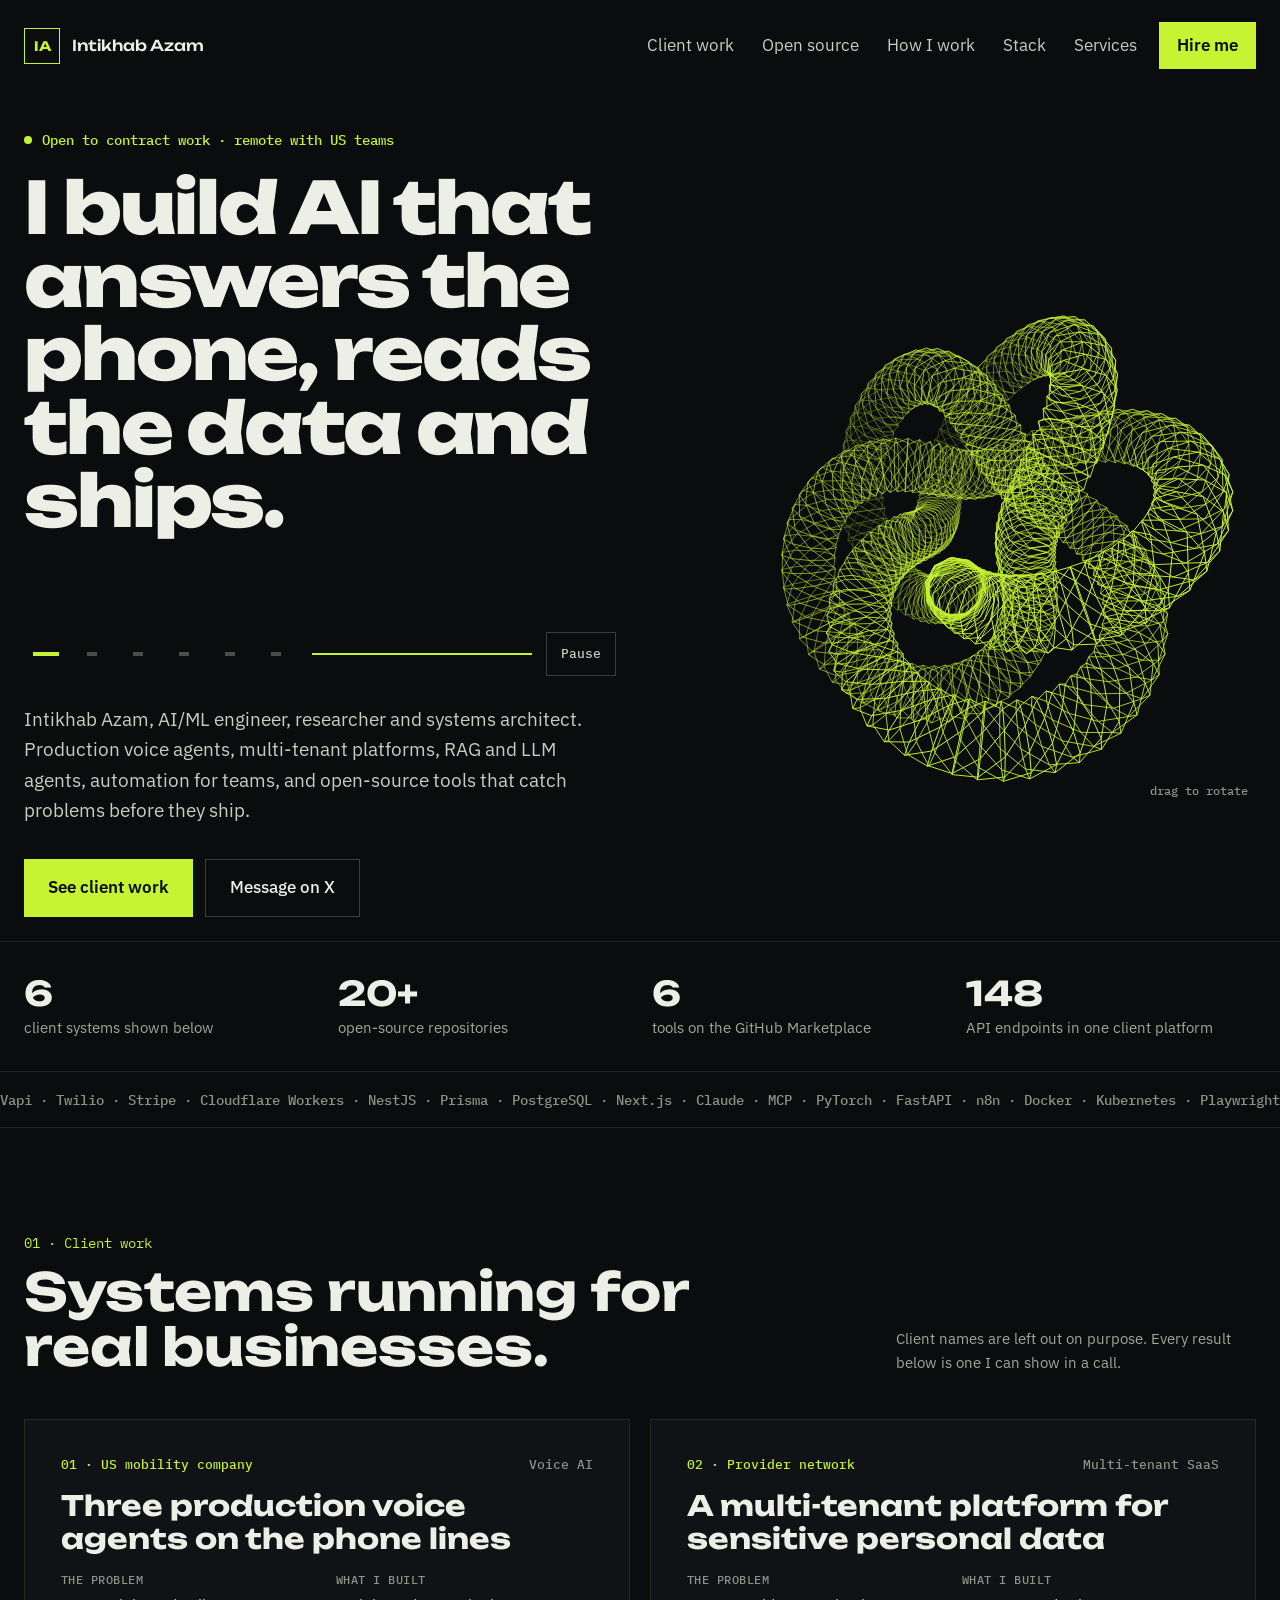
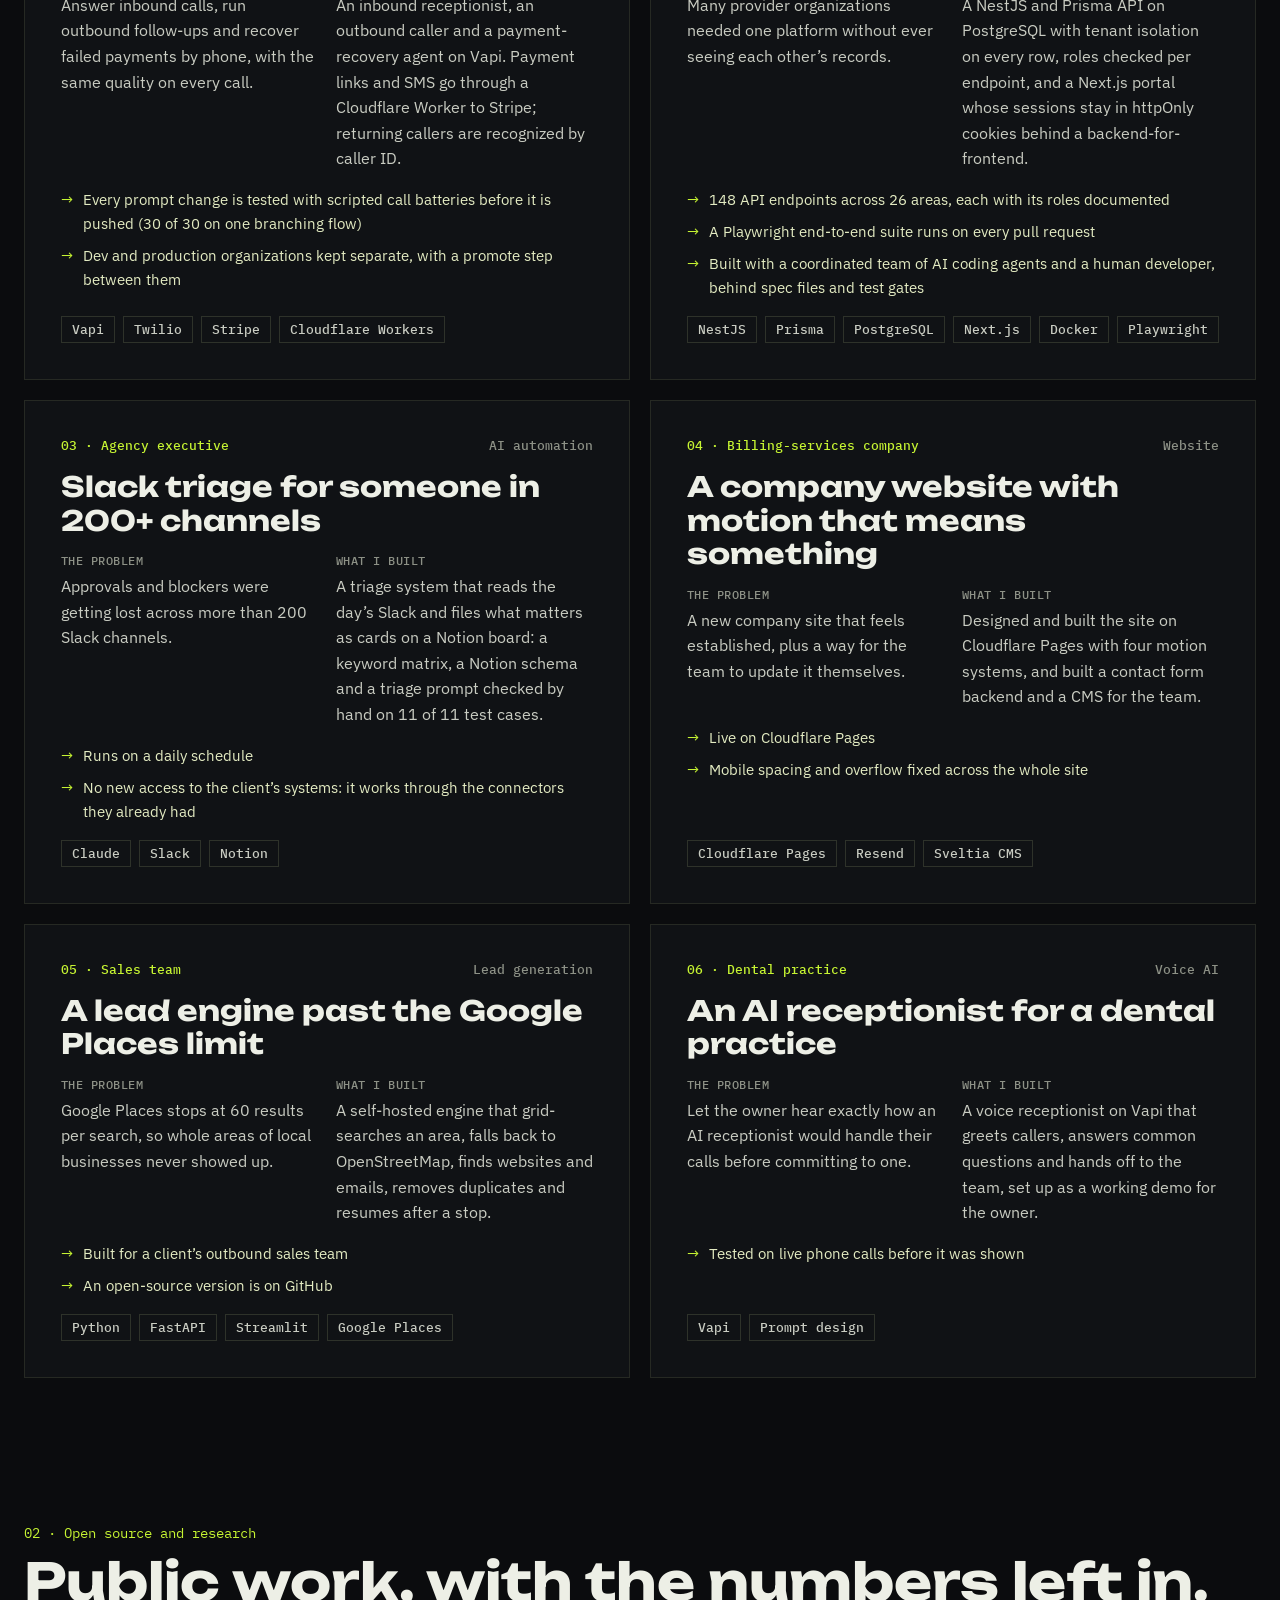
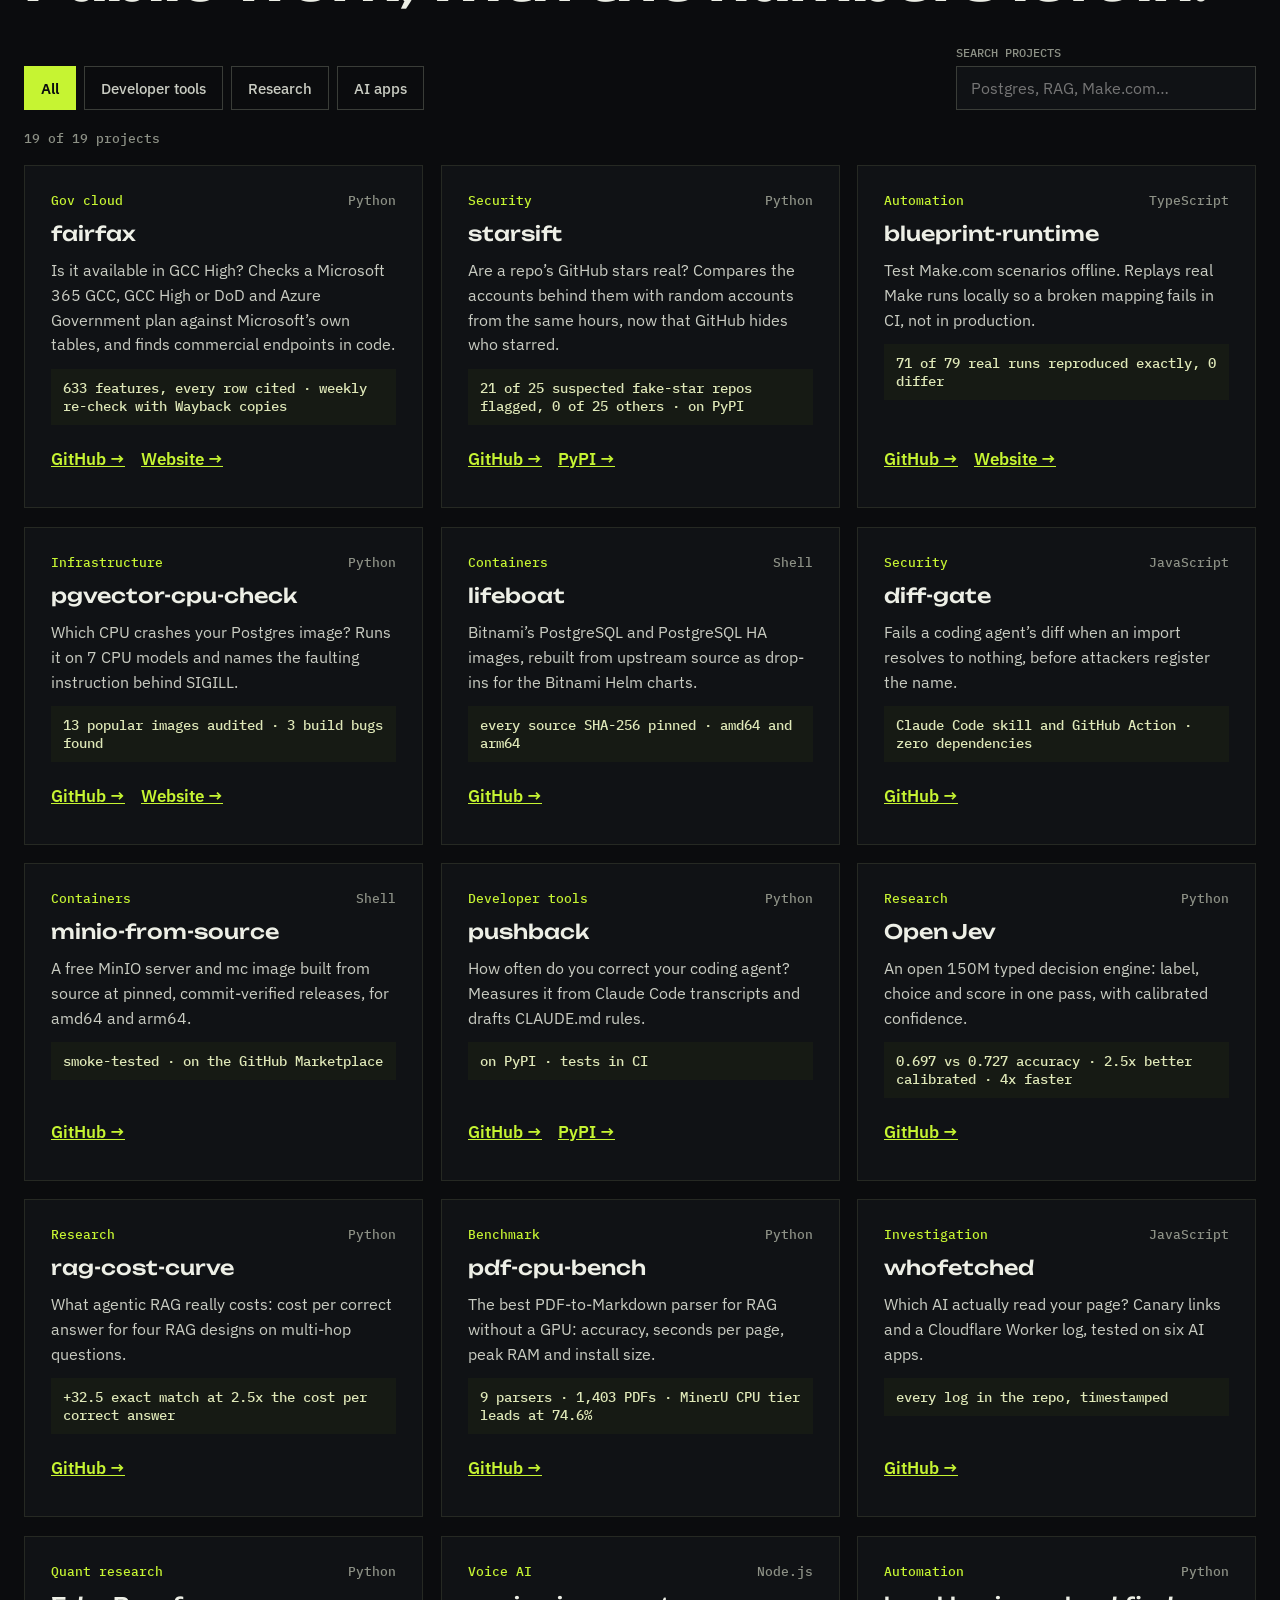
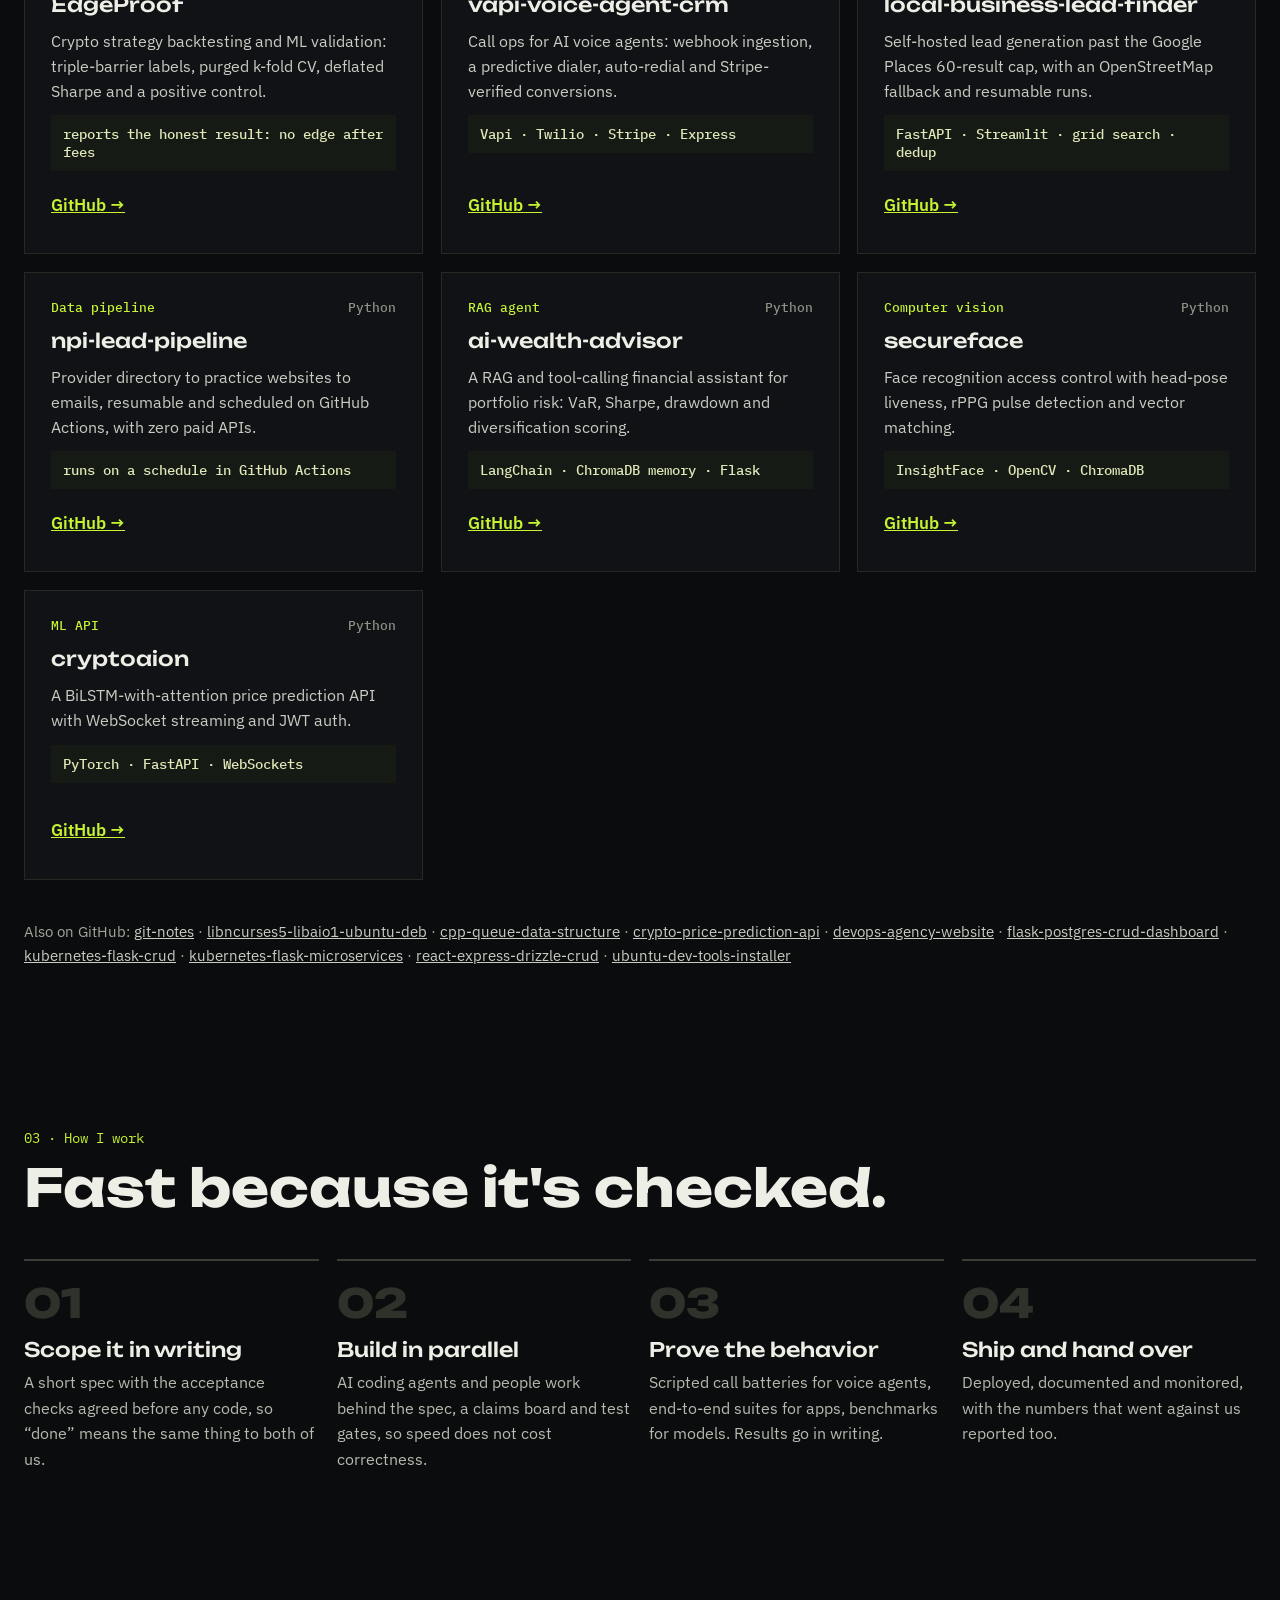
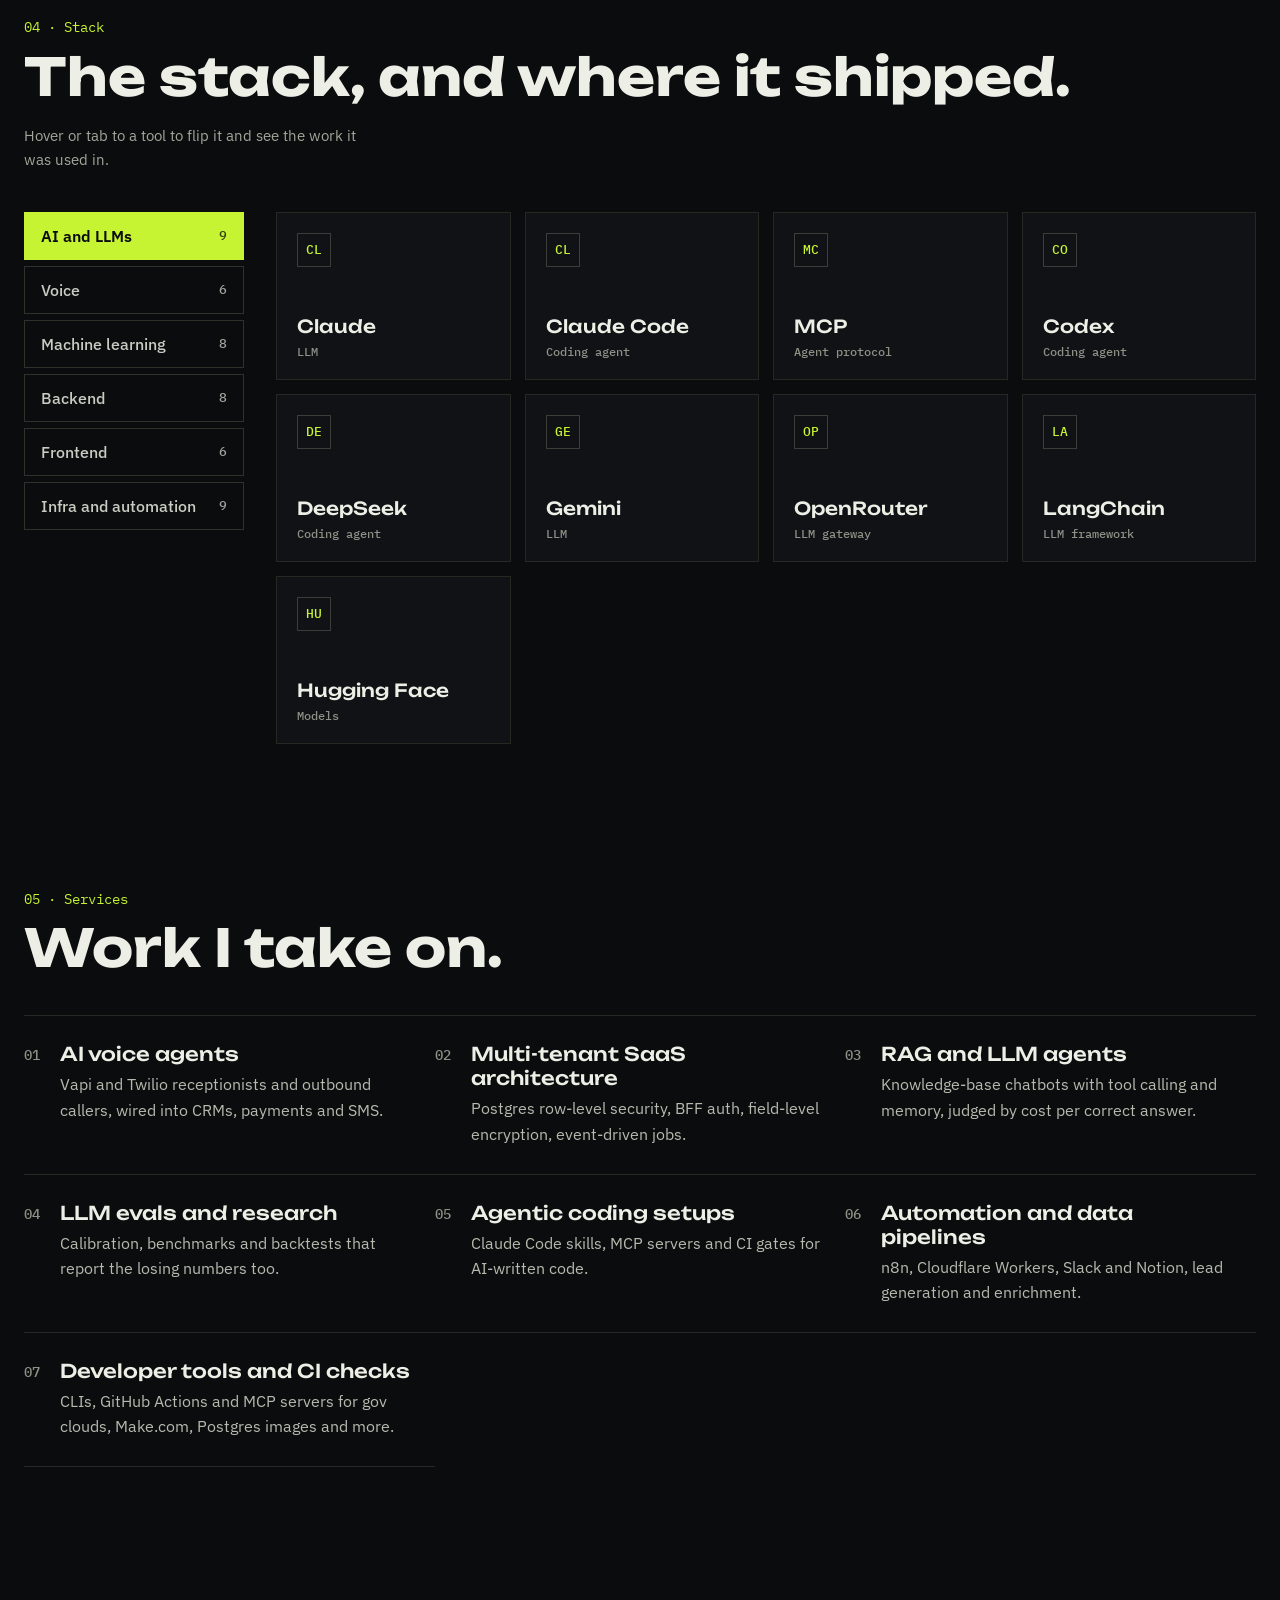
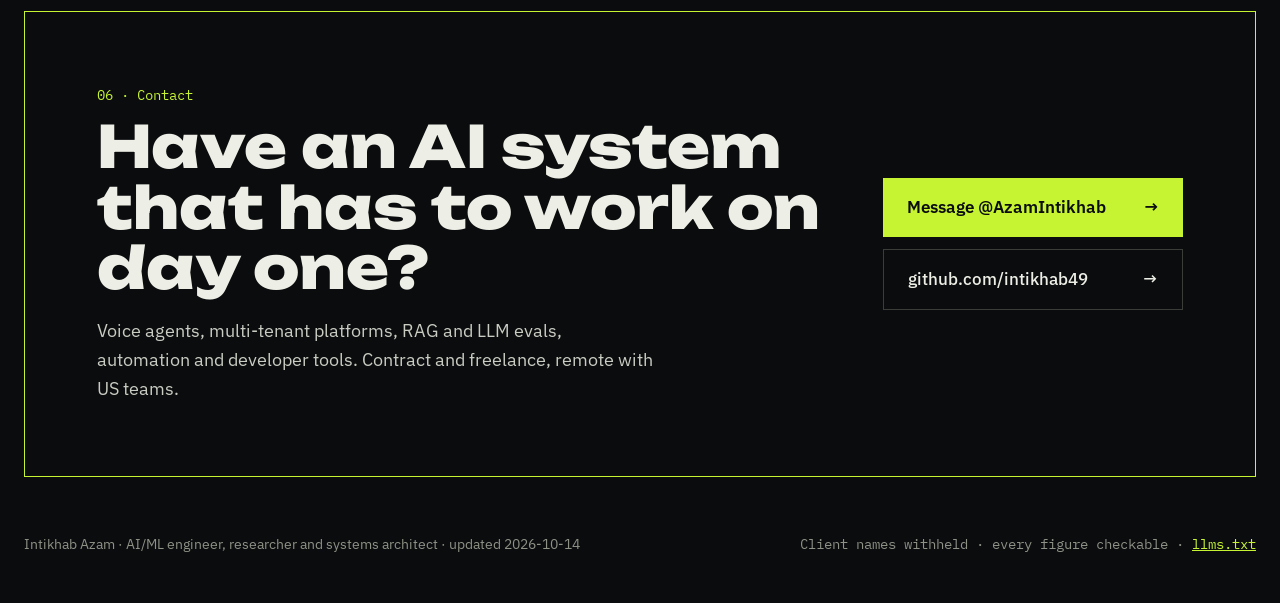
<file: index.html>
<!doctype html>
<html lang="en" class="no-js" style="--secs:10s">
<head>
<meta charset="utf-8">
<meta name="viewport" content="width=device-width, initial-scale=1">
<title>Intikhab Azam · AI/ML Engineer, Researcher &amp; Systems Architect</title>
<meta name="description" content="AI/ML engineer and systems architect working remotely with US teams: production voice agents, multi-tenant platforms, RAG and LLM agents, automation and open-source developer tools.">
<meta name="author" content="Intikhab Azam">
<meta name="theme-color" content="#0b0c0e">
<meta name="msvalidate.01" content="8696AEC33B172905558B45B0DB631DAD">
<link rel="canonical" href="https://intikhab49.github.io/">
<link rel="icon" href="favicon.svg" type="image/svg+xml">
<link rel="alternate" type="text/markdown" title="llms.txt" href="https://intikhab49.github.io/llms.txt">
<meta property="og:type" content="profile">
<meta property="og:title" content="Intikhab Azam · AI/ML Engineer, Researcher &amp; Systems Architect">
<meta property="og:description" content="AI/ML engineer and systems architect working remotely with US teams: production voice agents, multi-tenant platforms, RAG and LLM agents, automation and open-source developer tools.">
<meta property="og:url" content="https://intikhab49.github.io/">
<meta property="og:image" content="https://intikhab49.github.io/assets/og.png">
<meta property="og:image:width" content="1280"><meta property="og:image:height" content="640">
<meta property="profile:first_name" content="Intikhab"><meta property="profile:last_name" content="Azam">
<meta name="twitter:card" content="summary_large_image"><meta name="twitter:site" content="@AzamIntikhab">
<link rel="preconnect" href="https://fonts.googleapis.com"><link rel="preconnect" href="https://fonts.gstatic.com" crossorigin>
<link href="https://fonts.googleapis.com/css2?family=Unbounded:wght@500;700;800&family=IBM+Plex+Sans:wght@400;500;600&family=IBM+Plex+Mono:wght@500&display=swap" rel="stylesheet">
<link rel="stylesheet" href="site.css">
<script type="application/ld+json">{"@context": "https://schema.org", "@graph": [{"@type": "ProfilePage", "@id": "https://intikhab49.github.io/", "url": "https://intikhab49.github.io/", "name": "Intikhab Azam · AI/ML Engineer, Researcher & Systems Architect", "description": "AI/ML engineer and systems architect working remotely with US teams: production voice agents, multi-tenant platforms, RAG and LLM agents, automation and open-source developer tools.", "inLanguage": "en", "dateModified": "2026-10-14T08:41:24+00:00", "mainEntity": {"@id": "https://intikhab49.github.io/#person"}}, {"@type": "Person", "@id": "https://intikhab49.github.io/#person", "name": "Intikhab Azam", "alternateName": "انتخاب اعظم", "jobTitle": "AI/ML Engineer, Researcher & Systems Architect", "description": "AI/ML engineer and systems architect working remotely with US teams: production voice agents, multi-tenant platforms, RAG and LLM agents, automation and open-source developer tools.", "url": "https://intikhab49.github.io/", "image": "https://intikhab49.github.io/assets/og.png", "sameAs": ["https://github.com/intikhab49", "https://x.com/AzamIntikhab"], "knowsAbout": ["Voice AI agents", "Vapi", "Twilio", "Retrieval-augmented generation", "Agentic RAG", "LLM evaluation", "Model calibration", "Claude Code", "Model Context Protocol", "Multi-tenant SaaS", "PostgreSQL row-level security", "System architecture", "Machine learning", "PyTorch", "FastAPI", "NestJS", "Next.js", "n8n", "Cloudflare Workers", "Microsoft 365 GCC High", "Azure Government", "Make.com", "Docker", "Kubernetes", "GitHub Actions"], "makesOffer": [{"@type": "Offer", "itemOffered": {"@type": "Service", "name": "AI voice agents", "description": "Vapi and Twilio receptionists and outbound callers, wired into CRMs, payments and SMS."}}, {"@type": "Offer", "itemOffered": {"@type": "Service", "name": "Multi-tenant SaaS architecture", "description": "Postgres row-level security, BFF auth, field-level encryption, event-driven jobs."}}, {"@type": "Offer", "itemOffered": {"@type": "Service", "name": "RAG and LLM agents", "description": "Knowledge-base chatbots with tool calling and memory, judged by cost per correct answer."}}, {"@type": "Offer", "itemOffered": {"@type": "Service", "name": "LLM evals and research", "description": "Calibration, benchmarks and backtests that report the losing numbers too."}}, {"@type": "Offer", "itemOffered": {"@type": "Service", "name": "Agentic coding setups", "description": "Claude Code skills, MCP servers and CI gates for AI-written code."}}, {"@type": "Offer", "itemOffered": {"@type": "Service", "name": "Automation and data pipelines", "description": "n8n, Cloudflare Workers, Slack and Notion, lead generation and enrichment."}}, {"@type": "Offer", "itemOffered": {"@type": "Service", "name": "Developer tools and CI checks", "description": "CLIs, GitHub Actions and MCP servers for gov clouds, Make.com, Postgres images and more."}}]}, {"@type": "ItemList", "name": "Client work by Intikhab Azam", "itemListElement": [{"@type": "ListItem", "position": 1, "item": {"@type": "CreativeWork", "name": "Three production voice agents on the phone lines", "about": "Voice AI", "description": "An inbound receptionist, an outbound caller and a payment-recovery agent on Vapi. Payment links and SMS go through a Cloudflare Worker to Stripe; returning callers are recognized by caller ID.", "author": {"@id": "https://intikhab49.github.io/#person"}}}, {"@type": "ListItem", "position": 2, "item": {"@type": "CreativeWork", "name": "A multi-tenant platform for sensitive personal data", "about": "Multi-tenant SaaS", "description": "A NestJS and Prisma API on PostgreSQL with tenant isolation on every row, roles checked per endpoint, and a Next.js portal whose sessions stay in httpOnly cookies behind a backend-for-frontend.", "author": {"@id": "https://intikhab49.github.io/#person"}}}, {"@type": "ListItem", "position": 3, "item": {"@type": "CreativeWork", "name": "Slack triage for someone in 200+ channels", "about": "AI automation", "description": "A triage system that reads the day’s Slack and files what matters as cards on a Notion board: a keyword matrix, a Notion schema and a triage prompt checked by hand on 11 of 11 test cases.", "author": {"@id": "https://intikhab49.github.io/#person"}}}, {"@type": "ListItem", "position": 4, "item": {"@type": "CreativeWork", "name": "A company website with motion that means something", "about": "Website", "description": "Designed and built the site on Cloudflare Pages with four motion systems, and built a contact form backend and a CMS for the team.", "author": {"@id": "https://intikhab49.github.io/#person"}}}, {"@type": "ListItem", "position": 5, "item": {"@type": "CreativeWork", "name": "A lead engine past the Google Places limit", "about": "Lead generation", "description": "A self-hosted engine that grid-searches an area, falls back to OpenStreetMap, finds websites and emails, removes duplicates and resumes after a stop.", "author": {"@id": "https://intikhab49.github.io/#person"}}}, {"@type": "ListItem", "position": 6, "item": {"@type": "CreativeWork", "name": "An AI receptionist for a dental practice", "about": "Voice AI", "description": "A voice receptionist on Vapi that greets callers, answers common questions and hands off to the team, set up as a working demo for the owner.", "author": {"@id": "https://intikhab49.github.io/#person"}}}]}, {"@type": "ItemList", "name": "Open-source projects by Intikhab Azam", "itemListElement": [{"@type": "ListItem", "position": 1, "item": {"@type": "SoftwareSourceCode", "name": "fairfax", "description": "Is it available in GCC High? Checks a Microsoft 365 GCC, GCC High or DoD and Azure Government plan against Microsoft’s own tables, and finds commercial endpoints in code.", "codeRepository": "https://github.com/intikhab49/fairfax", "url": "https://intikhab49.github.io/fairfax/", "programmingLanguage": "Python", "author": {"@id": "https://intikhab49.github.io/#person"}}}, {"@type": "ListItem", "position": 2, "item": {"@type": "SoftwareSourceCode", "name": "starsift", "description": "Are a repo’s GitHub stars real? Compares the accounts behind them with random accounts from the same hours, now that GitHub hides who starred.", "codeRepository": "https://github.com/intikhab49/starsift", "url": "https://pypi.org/project/starsift/", "programmingLanguage": "Python", "author": {"@id": "https://intikhab49.github.io/#person"}}}, {"@type": "ListItem", "position": 3, "item": {"@type": "SoftwareSourceCode", "name": "blueprint-runtime", "description": "Test Make.com scenarios offline. Replays real Make runs locally so a broken mapping fails in CI, not in production.", "codeRepository": "https://github.com/intikhab49/blueprint-runtime", "url": "https://intikhab49.github.io/blueprint-runtime/", "programmingLanguage": "TypeScript", "author": {"@id": "https://intikhab49.github.io/#person"}}}, {"@type": "ListItem", "position": 4, "item": {"@type": "SoftwareSourceCode", "name": "pgvector-cpu-check", "description": "Which CPU crashes your Postgres image? Runs it on 7 CPU models and names the faulting instruction behind SIGILL.", "codeRepository": "https://github.com/intikhab49/pgvector-cpu-check", "url": "https://intikhab49.github.io/pgvector-cpu-check/", "programmingLanguage": "Python", "author": {"@id": "https://intikhab49.github.io/#person"}}}, {"@type": "ListItem", "position": 5, "item": {"@type": "SoftwareSourceCode", "name": "lifeboat", "description": "Bitnami’s PostgreSQL and PostgreSQL HA images, rebuilt from upstream source as drop-ins for the Bitnami Helm charts.", "codeRepository": "https://github.com/intikhab49/lifeboat", "url": "https://github.com/intikhab49/lifeboat", "programmingLanguage": "Shell", "author": {"@id": "https://intikhab49.github.io/#person"}}}, {"@type": "ListItem", "position": 6, "item": {"@type": "SoftwareSourceCode", "name": "diff-gate", "description": "Fails a coding agent’s diff when an import resolves to nothing, before attackers register the name.", "codeRepository": "https://github.com/intikhab49/diff-gate", "url": "https://github.com/intikhab49/diff-gate", "programmingLanguage": "JavaScript", "author": {"@id": "https://intikhab49.github.io/#person"}}}, {"@type": "ListItem", "position": 7, "item": {"@type": "SoftwareSourceCode", "name": "minio-from-source", "description": "A free MinIO server and mc image built from source at pinned, commit-verified releases, for amd64 and arm64.", "codeRepository": "https://github.com/intikhab49/minio-from-source", "url": "https://github.com/intikhab49/minio-from-source", "programmingLanguage": "Shell", "author": {"@id": "https://intikhab49.github.io/#person"}}}, {"@type": "ListItem", "position": 8, "item": {"@type": "SoftwareSourceCode", "name": "pushback", "description": "How often do you correct your coding agent? Measures it from Claude Code transcripts and drafts CLAUDE.md rules.", "codeRepository": "https://github.com/intikhab49/pushback", "url": "https://pypi.org/project/pushback/", "programmingLanguage": "Python", "author": {"@id": "https://intikhab49.github.io/#person"}}}, {"@type": "ListItem", "position": 9, "item": {"@type": "SoftwareSourceCode", "name": "Open Jev", "description": "An open 150M typed decision engine: label, choice and score in one pass, with calibrated confidence.", "codeRepository": "https://github.com/intikhab49/open-jev-typed-decision-engine", "url": "https://github.com/intikhab49/open-jev-typed-decision-engine", "programmingLanguage": "Python", "author": {"@id": "https://intikhab49.github.io/#person"}}}, {"@type": "ListItem", "position": 10, "item": {"@type": "SoftwareSourceCode", "name": "rag-cost-curve", "description": "What agentic RAG really costs: cost per correct answer for four RAG designs on multi-hop questions.", "codeRepository": "https://github.com/intikhab49/rag-cost-curve", "url": "https://github.com/intikhab49/rag-cost-curve", "programmingLanguage": "Python", "author": {"@id": "https://intikhab49.github.io/#person"}}}, {"@type": "ListItem", "position": 11, "item": {"@type": "SoftwareSourceCode", "name": "pdf-cpu-bench", "description": "The best PDF-to-Markdown parser for RAG without a GPU: accuracy, seconds per page, peak RAM and install size.", "codeRepository": "https://github.com/intikhab49/pdf-cpu-bench", "url": "https://github.com/intikhab49/pdf-cpu-bench", "programmingLanguage": "Python", "author": {"@id": "https://intikhab49.github.io/#person"}}}, {"@type": "ListItem", "position": 12, "item": {"@type": "SoftwareSourceCode", "name": "whofetched", "description": "Which AI actually read your page? Canary links and a Cloudflare Worker log, tested on six AI apps.", "codeRepository": "https://github.com/intikhab49/whofetched", "url": "https://github.com/intikhab49/whofetched", "programmingLanguage": "JavaScript", "author": {"@id": "https://intikhab49.github.io/#person"}}}, {"@type": "ListItem", "position": 13, "item": {"@type": "SoftwareSourceCode", "name": "EdgeProof", "description": "Crypto strategy backtesting and ML validation: triple-barrier labels, purged k-fold CV, deflated Sharpe and a positive control.", "codeRepository": "https://github.com/intikhab49/edgeproof-crypto-trading-backtest", "url": "https://github.com/intikhab49/edgeproof-crypto-trading-backtest", "programmingLanguage": "Python", "author": {"@id": "https://intikhab49.github.io/#person"}}}, {"@type": "ListItem", "position": 14, "item": {"@type": "SoftwareSourceCode", "name": "vapi-voice-agent-crm", "description": "Call ops for AI voice agents: webhook ingestion, a predictive dialer, auto-redial and Stripe-verified conversions.", "codeRepository": "https://github.com/intikhab49/vapi-voice-agent-crm", "url": "https://github.com/intikhab49/vapi-voice-agent-crm", "programmingLanguage": "Node.js", "author": {"@id": "https://intikhab49.github.io/#person"}}}, {"@type": "ListItem", "position": 15, "item": {"@type": "SoftwareSourceCode", "name": "local-business-lead-finder", "description": "Self-hosted lead generation past the Google Places 60-result cap, with an OpenStreetMap fallback and resumable runs.", "codeRepository": "https://github.com/intikhab49/local-business-lead-finder", "url": "https://github.com/intikhab49/local-business-lead-finder", "programmingLanguage": "Python", "author": {"@id": "https://intikhab49.github.io/#person"}}}, {"@type": "ListItem", "position": 16, "item": {"@type": "SoftwareSourceCode", "name": "npi-lead-pipeline", "description": "Provider directory to practice websites to emails, resumable and scheduled on GitHub Actions, with zero paid APIs.", "codeRepository": "https://github.com/intikhab49/npi-healthcare-lead-pipeline", "url": "https://github.com/intikhab49/npi-healthcare-lead-pipeline", "programmingLanguage": "Python", "author": {"@id": "https://intikhab49.github.io/#person"}}}, {"@type": "ListItem", "position": 17, "item": {"@type": "SoftwareSourceCode", "name": "ai-wealth-advisor", "description": "A RAG and tool-calling financial assistant for portfolio risk: VaR, Sharpe, drawdown and diversification scoring.", "codeRepository": "https://github.com/intikhab49/ai-wealth-advisor", "url": "https://github.com/intikhab49/ai-wealth-advisor", "programmingLanguage": "Python", "author": {"@id": "https://intikhab49.github.io/#person"}}}, {"@type": "ListItem", "position": 18, "item": {"@type": "SoftwareSourceCode", "name": "secureface", "description": "Face recognition access control with head-pose liveness, rPPG pulse detection and vector matching.", "codeRepository": "https://github.com/intikhab49/secureface-liveness-detection", "url": "https://github.com/intikhab49/secureface-liveness-detection", "programmingLanguage": "Python", "author": {"@id": "https://intikhab49.github.io/#person"}}}, {"@type": "ListItem", "position": 19, "item": {"@type": "SoftwareSourceCode", "name": "cryptoaion", "description": "A BiLSTM-with-attention price prediction API with WebSocket streaming and JWT auth.", "codeRepository": "https://github.com/intikhab49/cryptoaion-price-prediction", "url": "https://github.com/intikhab49/cryptoaion-price-prediction", "programmingLanguage": "Python", "author": {"@id": "https://intikhab49.github.io/#person"}}}]}]}</script>
</head>
<body>
<header class="wrap top">
  <a class="brand" href="#top"><b>IA</b><span>Intikhab Azam</span></a>
  <nav class="nav" aria-label="Main"><a href="#clients">Client work</a><a href="#open-source">Open source</a><a href="#process">How I work</a><a href="#stack">Stack</a><a href="#services">Services</a><a class="hire" href="#contact">Hire me</a></nav>
</header>
<main id="top">
<section class="wrap hero" aria-labelledby="hero-title">
  <div class="hero-text">
    <p class="avail rise"><span class="dot"></span>Open to contract work · remote with US teams</p>
    <div class="rotor-area rise2">
      <h1 id="hero-title"><span class="sr">Intikhab Azam, AI/ML engineer building voice agents, multi-tenant platforms, RAG and LLM agents, automation and open-source tools.</span><span class="heads" aria-hidden="true"><span>I build AI that answers the phone, reads the data and ships.</span><span>Voice agents that take real calls, tested before every change.</span><span>Multi-tenant platforms that keep every client’s data apart.</span><span>RAG and LLM agents, judged by cost per correct answer.</span><span>Automation that turns 200 Slack channels into one board.</span><span>Open-source tools that catch problems before they ship.</span></span></h1>
      <div class="rotor"><div class="dots" role="group" aria-label="Headlines"><button type="button" aria-label="Show headline 1 of 6" aria-pressed="true"><i></i></button><button type="button" aria-label="Show headline 2 of 6" aria-pressed="false"><i></i></button><button type="button" aria-label="Show headline 3 of 6" aria-pressed="false"><i></i></button><button type="button" aria-label="Show headline 4 of 6" aria-pressed="false"><i></i></button><button type="button" aria-label="Show headline 5 of 6" aria-pressed="false"><i></i></button><button type="button" aria-label="Show headline 6 of 6" aria-pressed="false"><i></i></button></div><div class="bar" aria-hidden="true"><i></i></div><button class="pause" type="button">Pause</button></div>
    </div>
    <p class="lede rise3">Intikhab Azam, AI/ML engineer, researcher and systems architect. Production voice agents, multi-tenant platforms, RAG and LLM agents, automation for teams, and open-source tools that catch problems before they ship.</p>
    <div class="ctas rise3"><a class="btn" href="#clients">See client work</a><a class="btn ghost" href="https://x.com/AzamIntikhab">Message on X</a></div>
  </div>
  <div class="stage"><canvas id="knot" role="img" aria-label="An interactive wireframe knot in three dimensions. Drag to rotate it."></canvas><p>drag to rotate</p></div>
</section>
<section class="glance" aria-label="At a glance">
  <div class="wrap glance-grid"><div><b>6</b><span>client systems shown below</span></div><div><b>20+</b><span>open-source repositories</span></div><div><b>6</b><span>tools on the GitHub Marketplace</span></div><div><b>148</b><span>API endpoints in one client platform</span></div></div>
  <div class="marquee" aria-hidden="true"><div>Vapi · Twilio · Stripe · Cloudflare Workers · NestJS · Prisma · PostgreSQL · Next.js · Claude · MCP · PyTorch · FastAPI · n8n · Docker · Kubernetes · Playwright · Vapi · Twilio · Stripe · Cloudflare Workers · NestJS · Prisma · PostgreSQL · Next.js · Claude · MCP · PyTorch · FastAPI · n8n · Docker · Kubernetes · Playwright · </div></div>
</section>
<section id="clients" class="wrap block" aria-labelledby="clients-title">
  <p class="label">01 · Client work</p>
  <div class="sec-head"><h2 id="clients-title" class="sec" style="max-width:760px">Systems running for real businesses.</h2><p class="note">Client names are left out on purpose. Every result below is one I can show in a call.</p></div>
  <div class="cases"><article class="case"><div class="meta"><span class="k">01 · US mobility company</span><span class="t">Voice AI</span></div><h3>Three production voice agents on the phone lines</h3><div class="pb"><div><h4>THE PROBLEM</h4><p>Answer inbound calls, run outbound follow-ups and recover failed payments by phone, with the same quality on every call.</p></div><div><h4>WHAT I BUILT</h4><p>An inbound receptionist, an outbound caller and a payment-recovery agent on Vapi. Payment links and SMS go through a Cloudflare Worker to Stripe; returning callers are recognized by caller ID.</p></div></div><ul class="results"><li>Every prompt change is tested with scripted call batteries before it is pushed (30 of 30 on one branching flow)</li><li>Dev and production organizations kept separate, with a promote step between them</li></ul><div class="tags"><span>Vapi</span><span>Twilio</span><span>Stripe</span><span>Cloudflare Workers</span></div></article><article class="case"><div class="meta"><span class="k">02 · Provider network</span><span class="t">Multi-tenant SaaS</span></div><h3>A multi-tenant platform for sensitive personal data</h3><div class="pb"><div><h4>THE PROBLEM</h4><p>Many provider organizations needed one platform without ever seeing each other’s records.</p></div><div><h4>WHAT I BUILT</h4><p>A NestJS and Prisma API on PostgreSQL with tenant isolation on every row, roles checked per endpoint, and a Next.js portal whose sessions stay in httpOnly cookies behind a backend-for-frontend.</p></div></div><ul class="results"><li>148 API endpoints across 26 areas, each with its roles documented</li><li>A Playwright end-to-end suite runs on every pull request</li><li>Built with a coordinated team of AI coding agents and a human developer, behind spec files and test gates</li></ul><div class="tags"><span>NestJS</span><span>Prisma</span><span>PostgreSQL</span><span>Next.js</span><span>Docker</span><span>Playwright</span></div></article><article class="case"><div class="meta"><span class="k">03 · Agency executive</span><span class="t">AI automation</span></div><h3>Slack triage for someone in 200+ channels</h3><div class="pb"><div><h4>THE PROBLEM</h4><p>Approvals and blockers were getting lost across more than 200 Slack channels.</p></div><div><h4>WHAT I BUILT</h4><p>A triage system that reads the day’s Slack and files what matters as cards on a Notion board: a keyword matrix, a Notion schema and a triage prompt checked by hand on 11 of 11 test cases.</p></div></div><ul class="results"><li>Runs on a daily schedule</li><li>No new access to the client’s systems: it works through the connectors they already had</li></ul><div class="tags"><span>Claude</span><span>Slack</span><span>Notion</span></div></article><article class="case"><div class="meta"><span class="k">04 · Billing-services company</span><span class="t">Website</span></div><h3>A company website with motion that means something</h3><div class="pb"><div><h4>THE PROBLEM</h4><p>A new company site that feels established, plus a way for the team to update it themselves.</p></div><div><h4>WHAT I BUILT</h4><p>Designed and built the site on Cloudflare Pages with four motion systems, and built a contact form backend and a CMS for the team.</p></div></div><ul class="results"><li>Live on Cloudflare Pages</li><li>Mobile spacing and overflow fixed across the whole site</li></ul><div class="tags"><span>Cloudflare Pages</span><span>Resend</span><span>Sveltia CMS</span></div></article><article class="case"><div class="meta"><span class="k">05 · Sales team</span><span class="t">Lead generation</span></div><h3>A lead engine past the Google Places limit</h3><div class="pb"><div><h4>THE PROBLEM</h4><p>Google Places stops at 60 results per search, so whole areas of local businesses never showed up.</p></div><div><h4>WHAT I BUILT</h4><p>A self-hosted engine that grid-searches an area, falls back to OpenStreetMap, finds websites and emails, removes duplicates and resumes after a stop.</p></div></div><ul class="results"><li>Built for a client’s outbound sales team</li><li>An open-source version is on GitHub</li></ul><div class="tags"><span>Python</span><span>FastAPI</span><span>Streamlit</span><span>Google Places</span></div></article><article class="case"><div class="meta"><span class="k">06 · Dental practice</span><span class="t">Voice AI</span></div><h3>An AI receptionist for a dental practice</h3><div class="pb"><div><h4>THE PROBLEM</h4><p>Let the owner hear exactly how an AI receptionist would handle their calls before committing to one.</p></div><div><h4>WHAT I BUILT</h4><p>A voice receptionist on Vapi that greets callers, answers common questions and hands off to the team, set up as a working demo for the owner.</p></div></div><ul class="results"><li>Tested on live phone calls before it was shown</li></ul><div class="tags"><span>Vapi</span><span>Prompt design</span></div></article></div>
</section>
<section id="open-source" class="wrap block" aria-labelledby="oss-title">
  <p class="label">02 · Open source and research</p>
  <h2 id="oss-title" class="sec">Public work, with the numbers left in.</h2>
  <div class="controls"><div class="chips" role="group" aria-label="Filter projects"><button class="chip" type="button" data-group="all" aria-pressed="true">All</button><button class="chip" type="button" data-group="tools" aria-pressed="false">Developer tools</button><button class="chip" type="button" data-group="research" aria-pressed="false">Research</button><button class="chip" type="button" data-group="apps" aria-pressed="false">AI apps</button></div>
    <div class="search"><label for="q">SEARCH PROJECTS</label><input id="q" type="search" placeholder="Postgres, RAG, Make.com…" autocomplete="off"></div></div>
  <p class="count" aria-live="polite">19 of 19 projects</p>
  <div class="projects"><article class="proj" data-group="tools" data-text="fairfax is it available in gcc high? checks a microsoft 365 gcc, gcc high or dod and azure government plan against microsoft’s own tables, and finds commercial endpoints in code. microsoft azure gcc high government mcp github action pypi gov cloud"><div class="meta"><span class="k">Gov cloud</span><span class="t">Python</span></div><h3>fairfax</h3><p>Is it available in GCC High? Checks a Microsoft 365 GCC, GCC High or DoD and Azure Government plan against Microsoft’s own tables, and finds commercial endpoints in code.</p><p class="proof">633 features, every row cited · weekly re-check with Wayback copies</p><div class="links"><a href="https://github.com/intikhab49/fairfax">GitHub →</a><a href="https://intikhab49.github.io/fairfax/">Website →</a></div></article><article class="proj" data-group="tools" data-text="starsift are a repo’s github stars real? compares the accounts behind them with random accounts from the same hours, now that github hides who starred. github stars fake stars star farm stargazers gh archive pypi security"><div class="meta"><span class="k">Security</span><span class="t">Python</span></div><h3>starsift</h3><p>Are a repo’s GitHub stars real? Compares the accounts behind them with random accounts from the same hours, now that GitHub hides who starred.</p><p class="proof">21 of 25 suspected fake-star repos flagged, 0 of 25 others · on PyPI</p><div class="links"><a href="https://github.com/intikhab49/starsift">GitHub →</a><a href="https://pypi.org/project/starsift/">PyPI →</a></div></article><article class="proj" data-group="tools" data-text="blueprint-runtime test make.com scenarios offline. replays real make runs locally so a broken mapping fails in ci, not in production. make.com integromat no-code testing ci npm automation"><div class="meta"><span class="k">Automation</span><span class="t">TypeScript</span></div><h3>blueprint-runtime</h3><p>Test Make.com scenarios offline. Replays real Make runs locally so a broken mapping fails in CI, not in production.</p><p class="proof">71 of 79 real runs reproduced exactly, 0 differ</p><div class="links"><a href="https://github.com/intikhab49/blueprint-runtime">GitHub →</a><a href="https://intikhab49.github.io/blueprint-runtime/">Website →</a></div></article><article class="proj" data-group="tools" data-text="pgvector-cpu-check which cpu crashes your postgres image? runs it on 7 cpu models and names the faulting instruction behind sigill. postgres postgresql docker cpu sigill qemu github action infrastructure"><div class="meta"><span class="k">Infrastructure</span><span class="t">Python</span></div><h3>pgvector-cpu-check</h3><p>Which CPU crashes your Postgres image? Runs it on 7 CPU models and names the faulting instruction behind SIGILL.</p><p class="proof">13 popular images audited · 3 build bugs found</p><div class="links"><a href="https://github.com/intikhab49/pgvector-cpu-check">GitHub →</a><a href="https://intikhab49.github.io/pgvector-cpu-check/">Website →</a></div></article><article class="proj" data-group="tools" data-text="lifeboat bitnami’s postgresql and postgresql ha images, rebuilt from upstream source as drop-ins for the bitnami helm charts. postgres postgresql bitnami helm kubernetes docker containers"><div class="meta"><span class="k">Containers</span><span class="t">Shell</span></div><h3>lifeboat</h3><p>Bitnami’s PostgreSQL and PostgreSQL HA images, rebuilt from upstream source as drop-ins for the Bitnami Helm charts.</p><p class="proof">every source SHA-256 pinned · amd64 and arm64</p><div class="links"><a href="https://github.com/intikhab49/lifeboat">GitHub →</a></div></article><article class="proj" data-group="tools" data-text="diff-gate fails a coding agent’s diff when an import resolves to nothing, before attackers register the name. claude code ai agents security supply chain github action security"><div class="meta"><span class="k">Security</span><span class="t">JavaScript</span></div><h3>diff-gate</h3><p>Fails a coding agent’s diff when an import resolves to nothing, before attackers register the name.</p><p class="proof">Claude Code skill and GitHub Action · zero dependencies</p><div class="links"><a href="https://github.com/intikhab49/diff-gate">GitHub →</a></div></article><article class="proj" data-group="tools" data-text="minio-from-source a free minio server and mc image built from source at pinned, commit-verified releases, for amd64 and arm64. minio docker s3 object storage ghcr containers"><div class="meta"><span class="k">Containers</span><span class="t">Shell</span></div><h3>minio-from-source</h3><p>A free MinIO server and mc image built from source at pinned, commit-verified releases, for amd64 and arm64.</p><p class="proof">smoke-tested · on the GitHub Marketplace</p><div class="links"><a href="https://github.com/intikhab49/minio-from-source">GitHub →</a></div></article><article class="proj" data-group="tools" data-text="pushback how often do you correct your coding agent? measures it from claude code transcripts and drafts claude.md rules. claude code agents claude.md pypi developer tools"><div class="meta"><span class="k">Developer tools</span><span class="t">Python</span></div><h3>pushback</h3><p>How often do you correct your coding agent? Measures it from Claude Code transcripts and drafts CLAUDE.md rules.</p><p class="proof">on PyPI · tests in CI</p><div class="links"><a href="https://github.com/intikhab49/pushback">GitHub →</a><a href="https://pypi.org/project/pushback/">PyPI →</a></div></article><article class="proj" data-group="research" data-text="open jev an open 150m typed decision engine: label, choice and score in one pass, with calibrated confidence. machine learning model calibration onnx colab research"><div class="meta"><span class="k">Research</span><span class="t">Python</span></div><h3>Open Jev</h3><p>An open 150M typed decision engine: label, choice and score in one pass, with calibrated confidence.</p><p class="proof">0.697 vs 0.727 accuracy · 2.5x better calibrated · 4x faster</p><div class="links"><a href="https://github.com/intikhab49/open-jev-typed-decision-engine">GitHub →</a></div></article><article class="proj" data-group="research" data-text="rag-cost-curve what agentic rag really costs: cost per correct answer for four rag designs on multi-hop questions. rag llm agents benchmark claude cost research"><div class="meta"><span class="k">Research</span><span class="t">Python</span></div><h3>rag-cost-curve</h3><p>What agentic RAG really costs: cost per correct answer for four RAG designs on multi-hop questions.</p><p class="proof">+32.5 exact match at 2.5x the cost per correct answer</p><div class="links"><a href="https://github.com/intikhab49/rag-cost-curve">GitHub →</a></div></article><article class="proj" data-group="research" data-text="pdf-cpu-bench the best pdf-to-markdown parser for rag without a gpu: accuracy, seconds per page, peak ram and install size. pdf rag ocr parsing benchmark cpu benchmark"><div class="meta"><span class="k">Benchmark</span><span class="t">Python</span></div><h3>pdf-cpu-bench</h3><p>The best PDF-to-Markdown parser for RAG without a GPU: accuracy, seconds per page, peak RAM and install size.</p><p class="proof">9 parsers · 1,403 PDFs · MinerU CPU tier leads at 74.6%</p><div class="links"><a href="https://github.com/intikhab49/pdf-cpu-bench">GitHub →</a></div></article><article class="proj" data-group="research" data-text="whofetched which ai actually read your page? canary links and a cloudflare worker log, tested on six ai apps. ai crawlers chatgpt claude gemini cloudflare seo investigation"><div class="meta"><span class="k">Investigation</span><span class="t">JavaScript</span></div><h3>whofetched</h3><p>Which AI actually read your page? Canary links and a Cloudflare Worker log, tested on six AI apps.</p><p class="proof">every log in the repo, timestamped</p><div class="links"><a href="https://github.com/intikhab49/whofetched">GitHub →</a></div></article><article class="proj" data-group="research" data-text="edgeproof crypto strategy backtesting and ml validation: triple-barrier labels, purged k-fold cv, deflated sharpe and a positive control. machine learning trading backtest lightgbm lstm crypto quant research"><div class="meta"><span class="k">Quant research</span><span class="t">Python</span></div><h3>EdgeProof</h3><p>Crypto strategy backtesting and ML validation: triple-barrier labels, purged k-fold CV, deflated Sharpe and a positive control.</p><p class="proof">reports the honest result: no edge after fees</p><div class="links"><a href="https://github.com/intikhab49/edgeproof-crypto-trading-backtest">GitHub →</a></div></article><article class="proj" data-group="apps" data-text="vapi-voice-agent-crm call ops for ai voice agents: webhook ingestion, a predictive dialer, auto-redial and stripe-verified conversions. vapi voice agents twilio stripe crm voice ai"><div class="meta"><span class="k">Voice AI</span><span class="t">Node.js</span></div><h3>vapi-voice-agent-crm</h3><p>Call ops for AI voice agents: webhook ingestion, a predictive dialer, auto-redial and Stripe-verified conversions.</p><p class="proof">Vapi · Twilio · Stripe · Express</p><div class="links"><a href="https://github.com/intikhab49/vapi-voice-agent-crm">GitHub →</a></div></article><article class="proj" data-group="apps" data-text="local-business-lead-finder self-hosted lead generation past the google places 60-result cap, with an openstreetmap fallback and resumable runs. leads scraping google places openstreetmap fastapi streamlit automation"><div class="meta"><span class="k">Automation</span><span class="t">Python</span></div><h3>local-business-lead-finder</h3><p>Self-hosted lead generation past the Google Places 60-result cap, with an OpenStreetMap fallback and resumable runs.</p><p class="proof">FastAPI · Streamlit · grid search · dedup</p><div class="links"><a href="https://github.com/intikhab49/local-business-lead-finder">GitHub →</a></div></article><article class="proj" data-group="apps" data-text="npi-lead-pipeline provider directory to practice websites to emails, resumable and scheduled on github actions, with zero paid apis. data pipeline github actions scraping leads data pipeline"><div class="meta"><span class="k">Data pipeline</span><span class="t">Python</span></div><h3>npi-lead-pipeline</h3><p>Provider directory to practice websites to emails, resumable and scheduled on GitHub Actions, with zero paid APIs.</p><p class="proof">runs on a schedule in GitHub Actions</p><div class="links"><a href="https://github.com/intikhab49/npi-healthcare-lead-pipeline">GitHub →</a></div></article><article class="proj" data-group="apps" data-text="ai-wealth-advisor a rag and tool-calling financial assistant for portfolio risk: var, sharpe, drawdown and diversification scoring. rag llm agent tool calling langchain chromadb rag agent"><div class="meta"><span class="k">RAG agent</span><span class="t">Python</span></div><h3>ai-wealth-advisor</h3><p>A RAG and tool-calling financial assistant for portfolio risk: VaR, Sharpe, drawdown and diversification scoring.</p><p class="proof">LangChain · ChromaDB memory · Flask</p><div class="links"><a href="https://github.com/intikhab49/ai-wealth-advisor">GitHub →</a></div></article><article class="proj" data-group="apps" data-text="secureface face recognition access control with head-pose liveness, rppg pulse detection and vector matching. computer vision face recognition liveness opencv computer vision"><div class="meta"><span class="k">Computer vision</span><span class="t">Python</span></div><h3>secureface</h3><p>Face recognition access control with head-pose liveness, rPPG pulse detection and vector matching.</p><p class="proof">InsightFace · OpenCV · ChromaDB</p><div class="links"><a href="https://github.com/intikhab49/secureface-liveness-detection">GitHub →</a></div></article><article class="proj" data-group="apps" data-text="cryptoaion a bilstm-with-attention price prediction api with websocket streaming and jwt auth. machine learning pytorch lstm fastapi api ml api"><div class="meta"><span class="k">ML API</span><span class="t">Python</span></div><h3>cryptoaion</h3><p>A BiLSTM-with-attention price prediction API with WebSocket streaming and JWT auth.</p><p class="proof">PyTorch · FastAPI · WebSockets</p><div class="links"><a href="https://github.com/intikhab49/cryptoaion-price-prediction">GitHub →</a></div></article></div>
  <p class="empty" hidden>Nothing matches that search. Try a tool name like Postgres, Claude or Stripe.</p>
  <p class="also">Also on GitHub: <a href="https://github.com/intikhab49/git-notes">git-notes</a> · <a href="https://github.com/intikhab49/libncurses5-libaio1-ubuntu-deb">libncurses5-libaio1-ubuntu-deb</a> · <a href="https://github.com/intikhab49/cpp-queue-data-structure">cpp-queue-data-structure</a> · <a href="https://github.com/intikhab49/crypto-price-prediction-api">crypto-price-prediction-api</a> · <a href="https://github.com/intikhab49/devops-agency-website">devops-agency-website</a> · <a href="https://github.com/intikhab49/flask-postgres-crud-dashboard">flask-postgres-crud-dashboard</a> · <a href="https://github.com/intikhab49/kubernetes-flask-crud">kubernetes-flask-crud</a> · <a href="https://github.com/intikhab49/kubernetes-flask-microservices">kubernetes-flask-microservices</a> · <a href="https://github.com/intikhab49/react-express-drizzle-crud">react-express-drizzle-crud</a> · <a href="https://github.com/intikhab49/ubuntu-dev-tools-installer">ubuntu-dev-tools-installer</a></p>
</section>
<section id="process" class="wrap block" aria-labelledby="process-title">
  <p class="label">03 · How I work</p>
  <h2 id="process-title" class="sec">Fast because it's checked.</h2>
  <ol class="steps"><li><b>01</b><h3>Scope it in writing</h3><p>A short spec with the acceptance checks agreed before any code, so “done” means the same thing to both of us.</p></li><li><b>02</b><h3>Build in parallel</h3><p>AI coding agents and people work behind the spec, a claims board and test gates, so speed does not cost correctness.</p></li><li><b>03</b><h3>Prove the behavior</h3><p>Scripted call batteries for voice agents, end-to-end suites for apps, benchmarks for models. Results go in writing.</p></li><li><b>04</b><h3>Ship and hand over</h3><p>Deployed, documented and monitored, with the numbers that went against us reported too.</p></li></ol>
</section>
<section id="stack" class="wrap block" aria-labelledby="stack-title">
  <p class="label">04 · Stack</p>
  <div class="sec-head"><h2 id="stack-title" class="sec">The stack, and where it shipped.</h2><p class="note">Hover or tab to a tool to flip it and see the work it was used in.</p></div>
  <div class="stackwrap"><div class="tabs" role="tablist" aria-label="Stack categories" aria-orientation="vertical"><button class="tab" type="button" role="tab" id="tab-ai" aria-controls="panel-ai" aria-selected="true" tabindex="0"><span>AI and LLMs</span><small>9</small></button><button class="tab" type="button" role="tab" id="tab-voice" aria-controls="panel-voice" aria-selected="false" tabindex="-1"><span>Voice</span><small>6</small></button><button class="tab" type="button" role="tab" id="tab-ml" aria-controls="panel-ml" aria-selected="false" tabindex="-1"><span>Machine learning</span><small>8</small></button><button class="tab" type="button" role="tab" id="tab-backend" aria-controls="panel-backend" aria-selected="false" tabindex="-1"><span>Backend</span><small>8</small></button><button class="tab" type="button" role="tab" id="tab-frontend" aria-controls="panel-frontend" aria-selected="false" tabindex="-1"><span>Frontend</span><small>6</small></button><button class="tab" type="button" role="tab" id="tab-infra" aria-controls="panel-infra" aria-selected="false" tabindex="-1"><span>Infra and automation</span><small>9</small></button></div><div class="panels"><div class="panel" role="tabpanel" id="panel-ai" aria-labelledby="tab-ai"><article class="flip" tabindex="0" aria-label="Claude, LLM. Used in: rag-cost-curve, the Slack triage system, pushback"><div class="inner"><div class="face front" aria-hidden="true"><em>CL</em><div><strong>Claude</strong><span>LLM</span></div></div><div class="face back" aria-hidden="true"><small>USED IN</small><span>rag-cost-curve, the Slack triage system, pushback</span></div></div></article><article class="flip" tabindex="0" aria-label="Claude Code, Coding agent. Used in: the multi-tenant platform build, diff-gate, pushback"><div class="inner"><div class="face front" aria-hidden="true"><em>CL</em><div><strong>Claude Code</strong><span>Coding agent</span></div></div><div class="face back" aria-hidden="true"><small>USED IN</small><span>the multi-tenant platform build, diff-gate, pushback</span></div></div></article><article class="flip" tabindex="0" aria-label="MCP, Agent protocol. Used in: fairfax, which runs as an MCP server for coding agents"><div class="inner"><div class="face front" aria-hidden="true"><em>MC</em><div><strong>MCP</strong><span>Agent protocol</span></div></div><div class="face back" aria-hidden="true"><small>USED IN</small><span>fairfax, which runs as an MCP server for coding agents</span></div></div></article><article class="flip" tabindex="0" aria-label="Codex, Coding agent. Used in: the multi-tenant platform build, as part of the agent team"><div class="inner"><div class="face front" aria-hidden="true"><em>CO</em><div><strong>Codex</strong><span>Coding agent</span></div></div><div class="face back" aria-hidden="true"><small>USED IN</small><span>the multi-tenant platform build, as part of the agent team</span></div></div></article><article class="flip" tabindex="0" aria-label="DeepSeek, Coding agent. Used in: the multi-tenant platform build, as part of the agent team"><div class="inner"><div class="face front" aria-hidden="true"><em>DE</em><div><strong>DeepSeek</strong><span>Coding agent</span></div></div><div class="face back" aria-hidden="true"><small>USED IN</small><span>the multi-tenant platform build, as part of the agent team</span></div></div></article><article class="flip" tabindex="0" aria-label="Gemini, LLM. Used in: ai-wealth-advisor"><div class="inner"><div class="face front" aria-hidden="true"><em>GE</em><div><strong>Gemini</strong><span>LLM</span></div></div><div class="face back" aria-hidden="true"><small>USED IN</small><span>ai-wealth-advisor</span></div></div></article><article class="flip" tabindex="0" aria-label="OpenRouter, LLM gateway. Used in: ai-wealth-advisor"><div class="inner"><div class="face front" aria-hidden="true"><em>OP</em><div><strong>OpenRouter</strong><span>LLM gateway</span></div></div><div class="face back" aria-hidden="true"><small>USED IN</small><span>ai-wealth-advisor</span></div></div></article><article class="flip" tabindex="0" aria-label="LangChain, LLM framework. Used in: ai-wealth-advisor"><div class="inner"><div class="face front" aria-hidden="true"><em>LA</em><div><strong>LangChain</strong><span>LLM framework</span></div></div><div class="face back" aria-hidden="true"><small>USED IN</small><span>ai-wealth-advisor</span></div></div></article><article class="flip" tabindex="0" aria-label="Hugging Face, Models. Used in: Open Jev, the open typed decision engine"><div class="inner"><div class="face front" aria-hidden="true"><em>HU</em><div><strong>Hugging Face</strong><span>Models</span></div></div><div class="face back" aria-hidden="true"><small>USED IN</small><span>Open Jev, the open typed decision engine</span></div></div></article></div><div class="panel" role="tabpanel" id="panel-voice" aria-labelledby="tab-voice"><article class="flip" tabindex="0" aria-label="Vapi, Voice agents. Used in: voice agents for a mobility company, a dental practice receptionist, vapi-voice-agent-crm"><div class="inner"><div class="face front" aria-hidden="true"><em>VA</em><div><strong>Vapi</strong><span>Voice agents</span></div></div><div class="face back" aria-hidden="true"><small>USED IN</small><span>voice agents for a mobility company, a dental practice receptionist, vapi-voice-agent-crm</span></div></div></article><article class="flip" tabindex="0" aria-label="Twilio, Telephony. Used in: voice agents for a mobility company, vapi-voice-agent-crm"><div class="inner"><div class="face front" aria-hidden="true"><em>TW</em><div><strong>Twilio</strong><span>Telephony</span></div></div><div class="face back" aria-hidden="true"><small>USED IN</small><span>voice agents for a mobility company, vapi-voice-agent-crm</span></div></div></article><article class="flip" tabindex="0" aria-label="Stripe, Payments. Used in: payment-recovery calls with SMS payment links, vapi-voice-agent-crm"><div class="inner"><div class="face front" aria-hidden="true"><em>ST</em><div><strong>Stripe</strong><span>Payments</span></div></div><div class="face back" aria-hidden="true"><small>USED IN</small><span>payment-recovery calls with SMS payment links, vapi-voice-agent-crm</span></div></div></article><article class="flip" tabindex="0" aria-label="ElevenLabs, Voices. Used in: part of my voice-agent stack"><div class="inner"><div class="face front" aria-hidden="true"><em>EL</em><div><strong>ElevenLabs</strong><span>Voices</span></div></div><div class="face back" aria-hidden="true"><small>USED IN</small><span>part of my voice-agent stack</span></div></div></article><article class="flip" tabindex="0" aria-label="Deepgram, Speech to text. Used in: part of my voice-agent stack"><div class="inner"><div class="face front" aria-hidden="true"><em>DE</em><div><strong>Deepgram</strong><span>Speech to text</span></div></div><div class="face back" aria-hidden="true"><small>USED IN</small><span>part of my voice-agent stack</span></div></div></article><article class="flip" tabindex="0" aria-label="Retell AI, Voice agents. Used in: part of my voice-agent stack"><div class="inner"><div class="face front" aria-hidden="true"><em>RE</em><div><strong>Retell AI</strong><span>Voice agents</span></div></div><div class="face back" aria-hidden="true"><small>USED IN</small><span>part of my voice-agent stack</span></div></div></article></div><div class="panel" role="tabpanel" id="panel-ml" aria-labelledby="tab-ml"><article class="flip" tabindex="0" aria-label="PyTorch, Deep learning. Used in: Open Jev, cryptoaion"><div class="inner"><div class="face front" aria-hidden="true"><em>PY</em><div><strong>PyTorch</strong><span>Deep learning</span></div></div><div class="face back" aria-hidden="true"><small>USED IN</small><span>Open Jev, cryptoaion</span></div></div></article><article class="flip" tabindex="0" aria-label="LightGBM, Gradient boosting. Used in: EdgeProof backtesting"><div class="inner"><div class="face front" aria-hidden="true"><em>LI</em><div><strong>LightGBM</strong><span>Gradient boosting</span></div></div><div class="face back" aria-hidden="true"><small>USED IN</small><span>EdgeProof backtesting</span></div></div></article><article class="flip" tabindex="0" aria-label="XGBoost, Gradient boosting. Used in: the first crypto prediction API"><div class="inner"><div class="face front" aria-hidden="true"><em>XG</em><div><strong>XGBoost</strong><span>Gradient boosting</span></div></div><div class="face back" aria-hidden="true"><small>USED IN</small><span>the first crypto prediction API</span></div></div></article><article class="flip" tabindex="0" aria-label="ONNX, Model export. Used in: Open Jev"><div class="inner"><div class="face front" aria-hidden="true"><em>ON</em><div><strong>ONNX</strong><span>Model export</span></div></div><div class="face back" aria-hidden="true"><small>USED IN</small><span>Open Jev</span></div></div></article><article class="flip" tabindex="0" aria-label="OpenCV, Computer vision. Used in: secureface liveness detection"><div class="inner"><div class="face front" aria-hidden="true"><em>OP</em><div><strong>OpenCV</strong><span>Computer vision</span></div></div><div class="face back" aria-hidden="true"><small>USED IN</small><span>secureface liveness detection</span></div></div></article><article class="flip" tabindex="0" aria-label="scikit-learn, Classic ML. Used in: part of my ML stack"><div class="inner"><div class="face front" aria-hidden="true"><em>SC</em><div><strong>scikit-learn</strong><span>Classic ML</span></div></div><div class="face back" aria-hidden="true"><small>USED IN</small><span>part of my ML stack</span></div></div></article><article class="flip" tabindex="0" aria-label="pandas, Data. Used in: EdgeProof, the data pipelines"><div class="inner"><div class="face front" aria-hidden="true"><em>PA</em><div><strong>pandas</strong><span>Data</span></div></div><div class="face back" aria-hidden="true"><small>USED IN</small><span>EdgeProof, the data pipelines</span></div></div></article><article class="flip" tabindex="0" aria-label="NumPy, Numerics. Used in: every Python research project"><div class="inner"><div class="face front" aria-hidden="true"><em>NU</em><div><strong>NumPy</strong><span>Numerics</span></div></div><div class="face back" aria-hidden="true"><small>USED IN</small><span>every Python research project</span></div></div></article></div><div class="panel" role="tabpanel" id="panel-backend" aria-labelledby="tab-backend"><article class="flip" tabindex="0" aria-label="NestJS, API framework. Used in: the multi-tenant platform, 148 endpoints"><div class="inner"><div class="face front" aria-hidden="true"><em>NE</em><div><strong>NestJS</strong><span>API framework</span></div></div><div class="face back" aria-hidden="true"><small>USED IN</small><span>the multi-tenant platform, 148 endpoints</span></div></div></article><article class="flip" tabindex="0" aria-label="Prisma, ORM. Used in: the multi-tenant platform"><div class="inner"><div class="face front" aria-hidden="true"><em>PR</em><div><strong>Prisma</strong><span>ORM</span></div></div><div class="face back" aria-hidden="true"><small>USED IN</small><span>the multi-tenant platform</span></div></div></article><article class="flip" tabindex="0" aria-label="PostgreSQL, Database. Used in: the multi-tenant platform, lifeboat, pgvector-cpu-check"><div class="inner"><div class="face front" aria-hidden="true"><em>PO</em><div><strong>PostgreSQL</strong><span>Database</span></div></div><div class="face back" aria-hidden="true"><small>USED IN</small><span>the multi-tenant platform, lifeboat, pgvector-cpu-check</span></div></div></article><article class="flip" tabindex="0" aria-label="FastAPI, API framework. Used in: the lead engine, cryptoaion"><div class="inner"><div class="face front" aria-hidden="true"><em>FA</em><div><strong>FastAPI</strong><span>API framework</span></div></div><div class="face back" aria-hidden="true"><small>USED IN</small><span>the lead engine, cryptoaion</span></div></div></article><article class="flip" tabindex="0" aria-label="Node.js, Runtime. Used in: vapi-voice-agent-crm, blueprint-runtime"><div class="inner"><div class="face front" aria-hidden="true"><em>NO</em><div><strong>Node.js</strong><span>Runtime</span></div></div><div class="face back" aria-hidden="true"><small>USED IN</small><span>vapi-voice-agent-crm, blueprint-runtime</span></div></div></article><article class="flip" tabindex="0" aria-label="Express, API framework. Used in: vapi-voice-agent-crm"><div class="inner"><div class="face front" aria-hidden="true"><em>EX</em><div><strong>Express</strong><span>API framework</span></div></div><div class="face back" aria-hidden="true"><small>USED IN</small><span>vapi-voice-agent-crm</span></div></div></article><article class="flip" tabindex="0" aria-label="Python, Language. Used in: fairfax, pdf-cpu-bench, rag-cost-curve and more"><div class="inner"><div class="face front" aria-hidden="true"><em>PY</em><div><strong>Python</strong><span>Language</span></div></div><div class="face back" aria-hidden="true"><small>USED IN</small><span>fairfax, pdf-cpu-bench, rag-cost-curve and more</span></div></div></article><article class="flip" tabindex="0" aria-label="TypeScript, Language. Used in: blueprint-runtime, the multi-tenant platform"><div class="inner"><div class="face front" aria-hidden="true"><em>TY</em><div><strong>TypeScript</strong><span>Language</span></div></div><div class="face back" aria-hidden="true"><small>USED IN</small><span>blueprint-runtime, the multi-tenant platform</span></div></div></article></div><div class="panel" role="tabpanel" id="panel-frontend" aria-labelledby="tab-frontend"><article class="flip" tabindex="0" aria-label="Next.js, Web framework. Used in: the multi-tenant platform portal"><div class="inner"><div class="face front" aria-hidden="true"><em>NE</em><div><strong>Next.js</strong><span>Web framework</span></div></div><div class="face back" aria-hidden="true"><small>USED IN</small><span>the multi-tenant platform portal</span></div></div></article><article class="flip" tabindex="0" aria-label="React, UI. Used in: the multi-tenant platform portal"><div class="inner"><div class="face front" aria-hidden="true"><em>RE</em><div><strong>React</strong><span>UI</span></div></div><div class="face back" aria-hidden="true"><small>USED IN</small><span>the multi-tenant platform portal</span></div></div></article><article class="flip" tabindex="0" aria-label="Streamlit, Data apps. Used in: the lead engine, secureface"><div class="inner"><div class="face front" aria-hidden="true"><em>ST</em><div><strong>Streamlit</strong><span>Data apps</span></div></div><div class="face back" aria-hidden="true"><small>USED IN</small><span>the lead engine, secureface</span></div></div></article><article class="flip" tabindex="0" aria-label="Tailwind CSS, Styling. Used in: part of my frontend stack"><div class="inner"><div class="face front" aria-hidden="true"><em>TA</em><div><strong>Tailwind CSS</strong><span>Styling</span></div></div><div class="face back" aria-hidden="true"><small>USED IN</small><span>part of my frontend stack</span></div></div></article><article class="flip" tabindex="0" aria-label="Astro, Sites. Used in: part of my frontend stack"><div class="inner"><div class="face front" aria-hidden="true"><em>AS</em><div><strong>Astro</strong><span>Sites</span></div></div><div class="face back" aria-hidden="true"><small>USED IN</small><span>part of my frontend stack</span></div></div></article><article class="flip" tabindex="0" aria-label="Vite, Build tool. Used in: part of my frontend stack"><div class="inner"><div class="face front" aria-hidden="true"><em>VI</em><div><strong>Vite</strong><span>Build tool</span></div></div><div class="face back" aria-hidden="true"><small>USED IN</small><span>part of my frontend stack</span></div></div></article></div><div class="panel" role="tabpanel" id="panel-infra" aria-labelledby="tab-infra"><article class="flip" tabindex="0" aria-label="Docker, Containers. Used in: the multi-tenant platform, lifeboat, minio-from-source"><div class="inner"><div class="face front" aria-hidden="true"><em>DO</em><div><strong>Docker</strong><span>Containers</span></div></div><div class="face back" aria-hidden="true"><small>USED IN</small><span>the multi-tenant platform, lifeboat, minio-from-source</span></div></div></article><article class="flip" tabindex="0" aria-label="Kubernetes, Orchestration. Used in: lifeboat for the Bitnami Helm charts, kubernetes-flask-microservices"><div class="inner"><div class="face front" aria-hidden="true"><em>KU</em><div><strong>Kubernetes</strong><span>Orchestration</span></div></div><div class="face back" aria-hidden="true"><small>USED IN</small><span>lifeboat for the Bitnami Helm charts, kubernetes-flask-microservices</span></div></div></article><article class="flip" tabindex="0" aria-label="GitHub Actions, CI. Used in: fairfax, pgvector-cpu-check, diff-gate, the lead pipeline schedule"><div class="inner"><div class="face front" aria-hidden="true"><em>GI</em><div><strong>GitHub Actions</strong><span>CI</span></div></div><div class="face back" aria-hidden="true"><small>USED IN</small><span>fairfax, pgvector-cpu-check, diff-gate, the lead pipeline schedule</span></div></div></article><article class="flip" tabindex="0" aria-label="Cloudflare Workers, Edge compute. Used in: the payment-link and SMS pipeline, whofetched"><div class="inner"><div class="face front" aria-hidden="true"><em>CL</em><div><strong>Cloudflare Workers</strong><span>Edge compute</span></div></div><div class="face back" aria-hidden="true"><small>USED IN</small><span>the payment-link and SMS pipeline, whofetched</span></div></div></article><article class="flip" tabindex="0" aria-label="Cloudflare Pages, Hosting. Used in: the billing-services company website"><div class="inner"><div class="face front" aria-hidden="true"><em>CL</em><div><strong>Cloudflare Pages</strong><span>Hosting</span></div></div><div class="face back" aria-hidden="true"><small>USED IN</small><span>the billing-services company website</span></div></div></article><article class="flip" tabindex="0" aria-label="Playwright, E2E tests. Used in: the multi-tenant platform, on every pull request"><div class="inner"><div class="face front" aria-hidden="true"><em>PL</em><div><strong>Playwright</strong><span>E2E tests</span></div></div><div class="face back" aria-hidden="true"><small>USED IN</small><span>the multi-tenant platform, on every pull request</span></div></div></article><article class="flip" tabindex="0" aria-label="Slack + Notion, Workflow. Used in: the Slack triage system"><div class="inner"><div class="face front" aria-hidden="true"><em>SL</em><div><strong>Slack + Notion</strong><span>Workflow</span></div></div><div class="face back" aria-hidden="true"><small>USED IN</small><span>the Slack triage system</span></div></div></article><article class="flip" tabindex="0" aria-label="QEMU, CPU emulation. Used in: pgvector-cpu-check, 7 CPU models"><div class="inner"><div class="face front" aria-hidden="true"><em>QE</em><div><strong>QEMU</strong><span>CPU emulation</span></div></div><div class="face back" aria-hidden="true"><small>USED IN</small><span>pgvector-cpu-check, 7 CPU models</span></div></div></article><article class="flip" tabindex="0" aria-label="ClickHouse, Analytics SQL. Used in: starsift, which samples a public archive of 11 billion GitHub events"><div class="inner"><div class="face front" aria-hidden="true"><em>CL</em><div><strong>ClickHouse</strong><span>Analytics SQL</span></div></div><div class="face back" aria-hidden="true"><small>USED IN</small><span>starsift, which samples a public archive of 11 billion GitHub events</span></div></div></article></div></div></div>
</section>
<section id="services" class="wrap block" aria-labelledby="services-title">
  <p class="label">05 · Services</p>
  <h2 id="services-title" class="sec">Work I take on.</h2>
  <div class="services"><div><b>01</b><div><h3>AI voice agents</h3><p>Vapi and Twilio receptionists and outbound callers, wired into CRMs, payments and SMS.</p></div></div><div><b>02</b><div><h3>Multi-tenant SaaS architecture</h3><p>Postgres row-level security, BFF auth, field-level encryption, event-driven jobs.</p></div></div><div><b>03</b><div><h3>RAG and LLM agents</h3><p>Knowledge-base chatbots with tool calling and memory, judged by cost per correct answer.</p></div></div><div><b>04</b><div><h3>LLM evals and research</h3><p>Calibration, benchmarks and backtests that report the losing numbers too.</p></div></div><div><b>05</b><div><h3>Agentic coding setups</h3><p>Claude Code skills, MCP servers and CI gates for AI-written code.</p></div></div><div><b>06</b><div><h3>Automation and data pipelines</h3><p>n8n, Cloudflare Workers, Slack and Notion, lead generation and enrichment.</p></div></div><div><b>07</b><div><h3>Developer tools and CI checks</h3><p>CLIs, GitHub Actions and MCP servers for gov clouds, Make.com, Postgres images and more.</p></div></div></div>
</section>
<section id="contact" class="wrap contact" aria-labelledby="contact-title">
  <div class="contact-box">
    <div style="flex:1 1 480px;min-width:0"><p class="label">06 · Contact</p><h2 id="contact-title">Have an AI system that has to work on day one?</h2><p class="big">Voice agents, multi-tenant platforms, RAG and LLM evals, automation and developer tools. Contract and freelance, remote with US teams.</p></div>
    <div class="contact-links"><a href="https://x.com/AzamIntikhab">Message @AzamIntikhab <span aria-hidden="true">→</span></a><a class="ghost" href="https://github.com/intikhab49">github.com/intikhab49 <span aria-hidden="true">→</span></a></div>
  </div>
</section>
</main>
<footer class="wrap"><span>Intikhab Azam · AI/ML engineer, researcher and systems architect · updated 2026-10-14</span><span class="mono">Client names withheld · every figure checkable · <a href="llms.txt">llms.txt</a></span></footer>
<script src="site.js" defer></script>
</body>
</html>
</file>
<file: site.css>
:root{--bg:#0b0c0e;--panel:#101215;--panel2:#121519;--line:#262923;--line2:#3a3d38;--ink:#edefe6;--soft:#c9ccc2;--muted:#a2a69a;--dim:#8d9186;--lime:#c6f432;--lime2:#e4ff8a;--proof:#dfe8b8;--display:'Unbounded',system-ui,sans-serif;--body:'IBM Plex Sans',system-ui,sans-serif;--mono:'IBM Plex Mono',ui-monospace,monospace}
*{box-sizing:border-box}
html{background:var(--bg);scroll-behavior:smooth}
body{margin:0;background:var(--bg);color:var(--ink);font:17px/1.6 var(--body);overflow-x:hidden}
a{color:var(--lime)}a:hover{color:var(--lime2)}
a:focus-visible,button:focus-visible,input:focus-visible,article:focus-visible{outline:2px solid var(--lime);outline-offset:3px}
.wrap{max-width:1280px;margin:0 auto;padding-left:24px;padding-right:24px}
.mono{font-family:var(--mono)}
.label{margin:0 0 10px;font-family:var(--mono);font-size:14px;color:var(--lime)}
h2.sec{margin:0;font-family:var(--display);font-weight:700;font-size:clamp(30px,4.4vw,52px);line-height:1.06}
.sec-head{display:flex;flex-wrap:wrap;justify-content:space-between;align-items:flex-end;gap:20px}
.note{margin:0;max-width:360px;color:var(--muted);font-size:15px}
section.block{padding-top:104px;padding-bottom:40px}
.btn{display:inline-flex;align-items:center;min-height:48px;padding:14px 24px;text-decoration:none;font-weight:600;background:var(--lime);color:var(--bg)}
.btn:hover{background:var(--lime2);color:var(--bg)}
.btn.ghost{background:transparent;color:var(--ink);border:1px solid var(--line2);font-weight:500}
.btn.ghost:hover{border-color:var(--lime);color:var(--ink)}
/* header */
.top{display:flex;flex-wrap:wrap;align-items:center;justify-content:space-between;gap:16px;padding-top:22px;padding-bottom:22px}
.brand{display:flex;align-items:center;gap:12px;text-decoration:none;color:var(--ink);min-height:44px}
.brand b{width:36px;height:36px;border:1.5px solid var(--lime);display:flex;align-items:center;justify-content:center;font:700 13px var(--display);color:var(--lime)}
.brand span{font:500 15px var(--display)}
.nav{display:flex;flex-wrap:wrap;align-items:center;gap:4px}
.nav a{color:var(--soft);text-decoration:none;padding:10px 12px;min-height:44px;display:inline-flex;align-items:center}
.nav a:hover{color:var(--ink)}
.nav a.hire{color:var(--bg);background:var(--lime);font-weight:600;padding:10px 18px;margin-left:6px}
/* hero */
.hero{display:flex;flex-wrap:wrap;align-items:center;gap:24px;padding-top:40px;padding-bottom:24px}
.hero-text{flex:1 1 540px;min-width:0}
.avail{margin:0 0 22px;font:500 14px var(--mono);color:var(--lime);display:flex;align-items:center;gap:10px}
.dot{width:8px;height:8px;background:var(--lime);border-radius:50%;display:inline-block;animation:blink 1.6s ease-in-out infinite}
h1{margin:0;font-family:var(--display);font-weight:800;font-size:clamp(36px,5.6vw,76px);line-height:1.02;letter-spacing:-.03em}
.sr{position:absolute;width:1px;height:1px;overflow:hidden;clip:rect(0 0 0 0);white-space:nowrap}
.heads{display:grid}
.heads span{grid-area:1/1;transition:opacity .7s ease,transform .7s cubic-bezier(.2,.7,.2,1);opacity:0;transform:translateY(18px);pointer-events:none}
.heads span.on{opacity:1;transform:none;pointer-events:auto}
.no-js .heads span:first-child{opacity:1;transform:none}
.rotor{display:flex;flex-wrap:wrap;align-items:center;gap:8px 14px;margin-top:22px}
.dots{display:flex;gap:2px}
.dots button{width:44px;height:44px;border:0;background:transparent;padding:0;cursor:pointer;display:flex;align-items:center;justify-content:center}
.dots button i{display:block;height:4px;width:10px;background:#4a4d46;transition:width .4s,background .4s}
.dots button[aria-pressed="true"] i{width:26px;background:var(--lime)}
.bar{flex:1 1 60px;max-width:220px;height:2px;background:#23251f;overflow:hidden}
.bar i{display:block;height:2px;background:var(--lime);transform-origin:left center;transform:scaleX(0)}
.bar i.run{animation:fill var(--secs,10s) linear forwards}
.bar i.hold{animation-play-state:paused}
.pause{background:transparent;border:1px solid var(--line2);color:var(--soft);font:500 13px var(--mono);padding:0 14px;min-height:44px;cursor:pointer}
.lede{margin:28px 0 0;max-width:580px;font-size:19px;color:var(--soft)}
.ctas{display:flex;flex-wrap:wrap;gap:12px;margin-top:34px}
.stage{flex:1 1 460px;min-width:300px;height:560px;position:relative}
.stage canvas{width:100%;height:100%;display:block;cursor:grab;touch-action:pan-y}
.stage canvas:active{cursor:grabbing}
.stage p{position:absolute;right:8px;bottom:6px;margin:0;font:500 12px var(--mono);color:var(--dim)}
/* glance */
.glance{border-top:1px solid #23251f;border-bottom:1px solid #23251f}
.glance-grid{display:grid;grid-template-columns:repeat(auto-fit,minmax(200px,1fr));gap:24px;padding-top:30px;padding-bottom:30px}
.glance-grid b{display:block;font:700 34px var(--display)}
.glance-grid span{color:var(--muted);font-size:15px}
.marquee{overflow:hidden;border-top:1px solid #23251f;padding:14px 0;white-space:nowrap}
.marquee div{display:inline-block;font:500 14px var(--mono);color:var(--dim);animation:marquee 38s linear infinite}
/* cases */
.cases{display:grid;grid-template-columns:repeat(auto-fill,minmax(min(100%,560px),1fr));gap:20px;margin-top:44px}
.case{border:1px solid var(--line);background:var(--panel);padding:clamp(24px,3vw,36px);display:flex;flex-direction:column;gap:16px;transition:border-color .35s,background .35s}
.case:hover{border-color:rgba(198,244,50,.55);background:var(--panel2)}
.meta{display:flex;flex-wrap:wrap;justify-content:space-between;gap:12px;font:500 13px var(--mono)}
.meta .k{color:var(--lime)}.meta .t{color:var(--dim)}
.case h3{margin:0;font:700 clamp(22px,2.2vw,28px)/1.2 var(--display)}
.pb{display:grid;grid-template-columns:repeat(auto-fit,minmax(220px,1fr));gap:18px}
.pb h4{margin:0 0 6px;font:500 12px var(--mono);color:var(--dim);letter-spacing:.04em}
.pb p{margin:0;color:var(--soft);font-size:16px}
.results{margin:0;padding:0;list-style:none;display:flex;flex-direction:column;gap:8px}
.results li{display:flex;gap:10px;font-size:15px;color:#e3ebc2}
.results li::before{content:"\2192";color:var(--lime)}
.tags{margin-top:auto;display:flex;flex-wrap:wrap;gap:8px}
.tags span{border:1px solid #2e322a;padding:4px 10px;font:500 13px var(--mono);color:var(--soft)}
/* projects */
.controls{display:flex;flex-wrap:wrap;align-items:flex-end;justify-content:space-between;gap:16px;margin-top:36px}
.chips{display:flex;flex-wrap:wrap;gap:8px}
.chip{font:500 15px var(--body);padding:10px 16px;min-height:44px;cursor:pointer;background:transparent;color:var(--soft);border:1px solid var(--line2);transition:background .2s,color .2s,border-color .2s}
.chip[aria-pressed="true"]{background:var(--lime);color:var(--bg);border-color:var(--lime);font-weight:600}
.search{display:flex;flex-direction:column;gap:6px;flex:0 1 300px}
.search label{font:500 12px var(--mono);color:var(--dim)}
.search input{background:var(--panel);border:1px solid var(--line2);color:var(--ink);font:16px var(--body);padding:10px 14px;min-height:44px}
.count{margin:20px 0 0;font:500 13px var(--mono);color:var(--dim)}
.projects{display:grid;grid-template-columns:repeat(auto-fill,minmax(min(100%,340px),1fr));gap:18px;margin-top:18px}
.proj{background:var(--panel);border:1px solid var(--line);padding:26px;display:flex;flex-direction:column;gap:12px;min-height:290px;transition:transform .35s cubic-bezier(.2,.7,.2,1),border-color .35s,background .35s;transform:perspective(1000px)}
.proj:hover{transform:perspective(1000px) rotateX(4deg) rotateY(-5deg) translateY(-4px);border-color:rgba(198,244,50,.7);background:#14171a}
.proj[hidden]{display:none}
.proj h3{margin:0;font:500 20px/1.25 var(--display)}
.proj p{margin:0;color:var(--soft);font-size:15.5px}
.proj .proof{padding:10px 12px;background:#161a14;color:var(--proof);font:500 13.5px var(--mono)}
.links{margin-top:auto;display:flex;flex-wrap:wrap;gap:16px}
.links a{min-height:44px;display:inline-flex;align-items:center;font-weight:600}
.empty{margin:24px 0 0;color:var(--soft)}
.also{margin-top:40px;color:var(--muted);font-size:15px}
.also a{color:var(--soft)}
/* process */
.steps{margin:44px 0 0;padding:0;list-style:none;display:grid;grid-template-columns:repeat(auto-fit,minmax(min(100%,260px),1fr));gap:18px}
.steps li{border-top:2px solid var(--line2);padding-top:22px;transition:border-color .3s}
.steps li:hover{border-color:var(--lime)}
.steps b{display:block;font:800 40px/1 var(--display);color:#2e322a}
.steps h3{margin:14px 0 8px;font:500 20px var(--display)}
.steps p{margin:0;color:#b6baae;font-size:16px}
/* stack */
.stackwrap{display:flex;flex-wrap:wrap;gap:32px;margin-top:40px}
.tabs{flex:1 1 220px;max-width:280px;display:flex;flex-direction:column;gap:6px}
.tab{display:flex;justify-content:space-between;align-items:center;gap:12px;text-align:left;font:500 16px var(--body);padding:12px 16px;min-height:48px;cursor:pointer;background:transparent;color:var(--soft);border:1px solid #2e322a;transition:background .2s,color .2s,border-color .2s}
.tab small{font:500 13px var(--mono);opacity:.8}
.tab[aria-selected="true"]{background:var(--lime);color:var(--bg);border-color:var(--lime);font-weight:600}
.panels{flex:999 1 560px;min-width:0}
.panel{display:grid;grid-template-columns:repeat(auto-fill,minmax(min(100%,200px),1fr));gap:14px;align-content:start}
.panel[hidden]{display:none}
.no-js .panel{margin-bottom:24px}
.flip{perspective:1000px;height:168px}
.flip .inner{position:relative;width:100%;height:100%;transition:transform .7s cubic-bezier(.2,.7,.2,1);transform-style:preserve-3d}
.flip:hover .inner,.flip:focus .inner,.flip:focus-within .inner{transform:rotateY(180deg)}
.face{position:absolute;inset:0;backface-visibility:hidden;-webkit-backface-visibility:hidden}
.front{background:var(--panel);border:1px solid var(--line);padding:20px;display:flex;flex-direction:column;justify-content:space-between}
.front em{width:34px;height:34px;border:1px solid var(--line2);display:flex;align-items:center;justify-content:center;font:normal 500 13px var(--mono);color:var(--lime)}
.front strong{display:block;font:500 18px/1.2 var(--display)}
.front span{display:block;font:500 12px var(--mono);color:var(--dim);margin-top:6px}
.back{transform:rotateY(180deg);background:var(--lime);color:var(--bg);padding:18px 20px;display:flex;flex-direction:column;gap:8px}
.back small{font:500 12px var(--mono)}
.back span{font-size:15px;line-height:1.4;font-weight:500}
/* services */
.services{display:grid;grid-template-columns:repeat(auto-fit,minmax(min(100%,360px),1fr));border-top:1px solid var(--line);margin-top:40px}
.services>div{padding:26px 24px 26px 0;border-bottom:1px solid var(--line);display:flex;gap:20px}
.services b{font:500 14px var(--mono);color:var(--dim);padding-top:4px}
.services h3{margin:0 0 6px;font:500 19px var(--display)}
.services p{margin:0;color:#b6baae;font-size:16px}
/* contact */
.contact{margin-top:104px}
.contact-box{border:1px solid var(--lime);padding:clamp(32px,6vw,72px);display:flex;flex-wrap:wrap;align-items:center;justify-content:space-between;gap:32px}
.contact-box h2{margin:0;font:800 clamp(30px,4.8vw,58px)/1.04 var(--display)}
.contact-box p.big{margin:20px 0 0;color:var(--soft);font-size:18px;max-width:560px}
.contact-links{display:flex;flex-direction:column;gap:12px;flex:0 1 300px}
.contact-links a{display:flex;align-items:center;justify-content:space-between;min-height:52px;padding:16px 24px;text-decoration:none;font-weight:600;background:var(--lime);color:var(--bg)}
.contact-links a.ghost{background:transparent;color:var(--ink);border:1px solid var(--line2);font-weight:500}
footer{display:flex;flex-wrap:wrap;justify-content:space-between;gap:16px;color:var(--dim);font-size:14px;padding-top:56px;padding-bottom:48px}
/* motion */
.rise{animation:rise .9s cubic-bezier(.2,.7,.2,1) both}.rise2{animation:rise .9s cubic-bezier(.2,.7,.2,1) .15s both}.rise3{animation:rise .9s cubic-bezier(.2,.7,.2,1) .3s both}
@keyframes rise{from{opacity:0;transform:translateY(18px)}to{opacity:1;transform:none}}
@keyframes blink{0%,100%{opacity:1}50%{opacity:.25}}
@keyframes marquee{from{transform:translateX(0)}to{transform:translateX(-50%)}}
@keyframes fill{from{transform:scaleX(0)}to{transform:scaleX(1)}}
@media (max-width:640px){.stage{height:380px}.tabs{max-width:none;flex-direction:row;flex-wrap:wrap}.tab{flex:1 1 140px}}
@media (prefers-reduced-motion:reduce){*{animation:none!important;transition:none!important}html{scroll-behavior:auto}}
</file>
